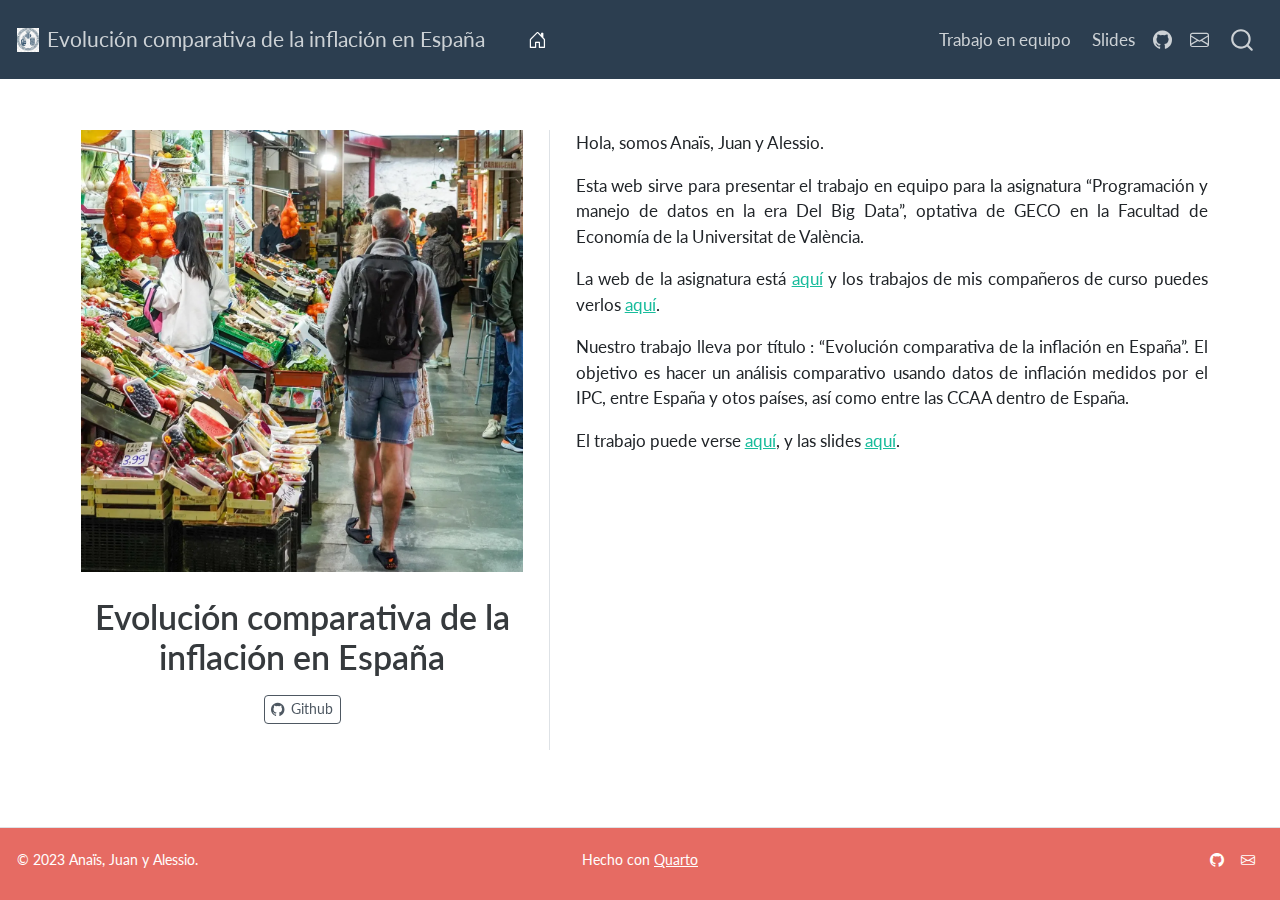
<file: docs/index.html>
<!DOCTYPE html>
<html xmlns="http://www.w3.org/1999/xhtml" lang="es" xml:lang="es"><head>

<meta charset="utf-8">
<meta name="generator" content="quarto-1.3.450">

<meta name="viewport" content="width=device-width, initial-scale=1.0, user-scalable=yes">


<title>Evolución comparativa de la inflación en España</title>
<style>
code{white-space: pre-wrap;}
span.smallcaps{font-variant: small-caps;}
div.columns{display: flex; gap: min(4vw, 1.5em);}
div.column{flex: auto; overflow-x: auto;}
div.hanging-indent{margin-left: 1.5em; text-indent: -1.5em;}
ul.task-list{list-style: none;}
ul.task-list li input[type="checkbox"] {
  width: 0.8em;
  margin: 0 0.8em 0.2em -1em; /* quarto-specific, see https://github.com/quarto-dev/quarto-cli/issues/4556 */ 
  vertical-align: middle;
}
</style>


<script src="site_libs/quarto-nav/quarto-nav.js"></script>
<script src="site_libs/quarto-nav/headroom.min.js"></script>
<script src="site_libs/clipboard/clipboard.min.js"></script>
<script src="site_libs/quarto-search/autocomplete.umd.js"></script>
<script src="site_libs/quarto-search/fuse.min.js"></script>
<script src="site_libs/quarto-search/quarto-search.js"></script>
<meta name="quarto:offset" content="./">
<link href="./imagenes/my_favicon_uv.jpeg" rel="icon" type="image/jpeg">
<script src="site_libs/quarto-html/quarto.js"></script>
<script src="site_libs/quarto-html/popper.min.js"></script>
<script src="site_libs/quarto-html/tippy.umd.min.js"></script>
<link href="site_libs/quarto-html/tippy.css" rel="stylesheet">
<link href="site_libs/quarto-html/quarto-syntax-highlighting.css" rel="stylesheet" id="quarto-text-highlighting-styles">
<script src="site_libs/bootstrap/bootstrap.min.js"></script>
<link href="site_libs/bootstrap/bootstrap-icons.css" rel="stylesheet">
<link href="site_libs/bootstrap/bootstrap.min.css" rel="stylesheet" id="quarto-bootstrap" data-mode="light">
<script id="quarto-search-options" type="application/json">{
  "location": "navbar",
  "copy-button": true,
  "collapse-after": 3,
  "panel-placement": "end",
  "type": "overlay",
  "limit": 20,
  "language": {
    "search-no-results-text": "Sin resultados",
    "search-matching-documents-text": "documentos encontrados",
    "search-copy-link-title": "Copiar el enlace en la búsqueda",
    "search-hide-matches-text": "Ocultar resultados adicionales",
    "search-more-match-text": "resultado adicional en este documento",
    "search-more-matches-text": "resultados adicionales en este documento",
    "search-clear-button-title": "Borrar",
    "search-detached-cancel-button-title": "Cancelar",
    "search-submit-button-title": "Enviar",
    "search-label": "Buscar"
  }
}</script>


<link rel="stylesheet" href="my_styles.css">
</head>

<body class="nav-fixed">

<div id="quarto-search-results"></div>
  <header id="quarto-header" class="headroom fixed-top">
    <nav class="navbar navbar-expand-lg navbar-dark ">
      <div class="navbar-container container-fluid">
      <div class="navbar-brand-container">
    <a href="./index.html" class="navbar-brand navbar-brand-logo">
    <img src="././imagenes/my_favicon_uv.jpeg " alt="" class="navbar-logo">
    </a>
    <a class="navbar-brand" href="./index.html">
    <span class="navbar-title">Evolución comparativa de la inflación en España</span>
    </a>
  </div>
            <div id="quarto-search" class="" title="Buscar"></div>
          <button class="navbar-toggler" type="button" data-bs-toggle="collapse" data-bs-target="#navbarCollapse" aria-controls="navbarCollapse" aria-expanded="false" aria-label="Navegación de palanca" onclick="if (window.quartoToggleHeadroom) { window.quartoToggleHeadroom(); }">
  <span class="navbar-toggler-icon"></span>
</button>
          <div class="collapse navbar-collapse" id="navbarCollapse">
            <ul class="navbar-nav navbar-nav-scroll me-auto">
  <li class="nav-item compact">
    <a class="nav-link active" href="./index.html" rel="" target="" aria-current="page"><i class="bi bi-house-door" role="img">
</i> 
 <span class="menu-text"></span></a>
  </li>  
</ul>
            <ul class="navbar-nav navbar-nav-scroll ms-auto">
  <li class="nav-item">
    <a class="nav-link" href="./my_trabajo_BigData.html" rel="" target="">
 <span class="menu-text">Trabajo en equipo</span></a>
  </li>  
  <li class="nav-item">
    <a class="nav-link" href="./my_slides_BigData.html" rel="" target="_blank">
 <span class="menu-text">Slides</span></a>
  </li>  
  <li class="nav-item compact">
    <a class="nav-link" href="https://github.com/aanais02" rel="" target=""><i class="bi bi-github" role="img">
</i> 
 <span class="menu-text"></span></a>
  </li>  
  <li class="nav-item compact">
    <a class="nav-link" href="mailto:arossloy@alumni.uv.es" rel="" target=""><i class="bi bi-envelope" role="img">
</i> 
 <span class="menu-text"></span></a>
  </li>  
</ul>
            <div class="quarto-navbar-tools">
</div>
          </div> <!-- /navcollapse -->
      </div> <!-- /container-fluid -->
    </nav>
</header>
<!-- content -->
<div id="quarto-content" class="quarto-container page-columns page-rows-contents page-layout-full page-navbar">
<!-- sidebar -->
<!-- margin-sidebar -->
    
<!-- main -->
<div class="quarto-about-trestles column-page">
  <div class="about-entity">
    <img src="my_foto.png" class="about-image
  rectangle " style="width: 26em;">
<header id="title-block-header" class="quarto-title-block default">
<div class="quarto-title">
<h1 class="title">Evolución comparativa de la inflación en España</h1>
</div>
<div class="quarto-title-meta">
  </div>
</header>
    <div class="about-links">
  <a href="https://github.com/aanais02" class="about-link" rel="" target="">
    <i class="bi bi-github"></i>
     <span class="about-link-text">Github</span>
  </a>
</div>
  </div>
  <div class="about-contents"><main class="content column-page" id="quarto-document-content">
<p>Hola, somos Anaïs, Juan y Alessio.</p>
<p>Esta web sirve para presentar el trabajo en equipo para la asignatura “Programación y manejo de datos en la era Del Big Data”, optativa de GECO en la Facultad de Economía de la Universitat de València.</p>
<p>La web de la asignatura está <a href="https://perezp44.github.io/intro-ds-23-24-web/" target="_blank">aquí</a> y los trabajos de mis compañeros de curso puedes verlos <a href="https://perezp44.github.io/intro-ds-23-24-web/05-trabajos-estudiantes.html" target="_blank">aquí</a>.</p>
<p>Nuestro trabajo lleva por título : “Evolución comparativa de la inflación en España”. El objetivo es hacer un análisis comparativo usando datos de inflación medidos por el IPC, entre España y otos países, así como entre las CCAA dentro de España.</p>
<p>El trabajo puede verse <a href="my_trabajo_BigData.html">aquí</a>, y las slides <a href="my_slides_BigData.html" target="_blank">aquí</a>.</p>


</main></div>
</div>
 <!-- /main -->
<script id="quarto-html-after-body" type="application/javascript">
window.document.addEventListener("DOMContentLoaded", function (event) {
  const toggleBodyColorMode = (bsSheetEl) => {
    const mode = bsSheetEl.getAttribute("data-mode");
    const bodyEl = window.document.querySelector("body");
    if (mode === "dark") {
      bodyEl.classList.add("quarto-dark");
      bodyEl.classList.remove("quarto-light");
    } else {
      bodyEl.classList.add("quarto-light");
      bodyEl.classList.remove("quarto-dark");
    }
  }
  const toggleBodyColorPrimary = () => {
    const bsSheetEl = window.document.querySelector("link#quarto-bootstrap");
    if (bsSheetEl) {
      toggleBodyColorMode(bsSheetEl);
    }
  }
  toggleBodyColorPrimary();  
  const isCodeAnnotation = (el) => {
    for (const clz of el.classList) {
      if (clz.startsWith('code-annotation-')) {                     
        return true;
      }
    }
    return false;
  }
  const clipboard = new window.ClipboardJS('.code-copy-button', {
    text: function(trigger) {
      const codeEl = trigger.previousElementSibling.cloneNode(true);
      for (const childEl of codeEl.children) {
        if (isCodeAnnotation(childEl)) {
          childEl.remove();
        }
      }
      return codeEl.innerText;
    }
  });
  clipboard.on('success', function(e) {
    // button target
    const button = e.trigger;
    // don't keep focus
    button.blur();
    // flash "checked"
    button.classList.add('code-copy-button-checked');
    var currentTitle = button.getAttribute("title");
    button.setAttribute("title", "Copiado");
    let tooltip;
    if (window.bootstrap) {
      button.setAttribute("data-bs-toggle", "tooltip");
      button.setAttribute("data-bs-placement", "left");
      button.setAttribute("data-bs-title", "Copiado");
      tooltip = new bootstrap.Tooltip(button, 
        { trigger: "manual", 
          customClass: "code-copy-button-tooltip",
          offset: [0, -8]});
      tooltip.show();    
    }
    setTimeout(function() {
      if (tooltip) {
        tooltip.hide();
        button.removeAttribute("data-bs-title");
        button.removeAttribute("data-bs-toggle");
        button.removeAttribute("data-bs-placement");
      }
      button.setAttribute("title", currentTitle);
      button.classList.remove('code-copy-button-checked');
    }, 1000);
    // clear code selection
    e.clearSelection();
  });
  function tippyHover(el, contentFn) {
    const config = {
      allowHTML: true,
      content: contentFn,
      maxWidth: 500,
      delay: 100,
      arrow: false,
      appendTo: function(el) {
          return el.parentElement;
      },
      interactive: true,
      interactiveBorder: 10,
      theme: 'quarto',
      placement: 'bottom-start'
    };
    window.tippy(el, config); 
  }
  const noterefs = window.document.querySelectorAll('a[role="doc-noteref"]');
  for (var i=0; i<noterefs.length; i++) {
    const ref = noterefs[i];
    tippyHover(ref, function() {
      // use id or data attribute instead here
      let href = ref.getAttribute('data-footnote-href') || ref.getAttribute('href');
      try { href = new URL(href).hash; } catch {}
      const id = href.replace(/^#\/?/, "");
      const note = window.document.getElementById(id);
      return note.innerHTML;
    });
  }
      let selectedAnnoteEl;
      const selectorForAnnotation = ( cell, annotation) => {
        let cellAttr = 'data-code-cell="' + cell + '"';
        let lineAttr = 'data-code-annotation="' +  annotation + '"';
        const selector = 'span[' + cellAttr + '][' + lineAttr + ']';
        return selector;
      }
      const selectCodeLines = (annoteEl) => {
        const doc = window.document;
        const targetCell = annoteEl.getAttribute("data-target-cell");
        const targetAnnotation = annoteEl.getAttribute("data-target-annotation");
        const annoteSpan = window.document.querySelector(selectorForAnnotation(targetCell, targetAnnotation));
        const lines = annoteSpan.getAttribute("data-code-lines").split(",");
        const lineIds = lines.map((line) => {
          return targetCell + "-" + line;
        })
        let top = null;
        let height = null;
        let parent = null;
        if (lineIds.length > 0) {
            //compute the position of the single el (top and bottom and make a div)
            const el = window.document.getElementById(lineIds[0]);
            top = el.offsetTop;
            height = el.offsetHeight;
            parent = el.parentElement.parentElement;
          if (lineIds.length > 1) {
            const lastEl = window.document.getElementById(lineIds[lineIds.length - 1]);
            const bottom = lastEl.offsetTop + lastEl.offsetHeight;
            height = bottom - top;
          }
          if (top !== null && height !== null && parent !== null) {
            // cook up a div (if necessary) and position it 
            let div = window.document.getElementById("code-annotation-line-highlight");
            if (div === null) {
              div = window.document.createElement("div");
              div.setAttribute("id", "code-annotation-line-highlight");
              div.style.position = 'absolute';
              parent.appendChild(div);
            }
            div.style.top = top - 2 + "px";
            div.style.height = height + 4 + "px";
            let gutterDiv = window.document.getElementById("code-annotation-line-highlight-gutter");
            if (gutterDiv === null) {
              gutterDiv = window.document.createElement("div");
              gutterDiv.setAttribute("id", "code-annotation-line-highlight-gutter");
              gutterDiv.style.position = 'absolute';
              const codeCell = window.document.getElementById(targetCell);
              const gutter = codeCell.querySelector('.code-annotation-gutter');
              gutter.appendChild(gutterDiv);
            }
            gutterDiv.style.top = top - 2 + "px";
            gutterDiv.style.height = height + 4 + "px";
          }
          selectedAnnoteEl = annoteEl;
        }
      };
      const unselectCodeLines = () => {
        const elementsIds = ["code-annotation-line-highlight", "code-annotation-line-highlight-gutter"];
        elementsIds.forEach((elId) => {
          const div = window.document.getElementById(elId);
          if (div) {
            div.remove();
          }
        });
        selectedAnnoteEl = undefined;
      };
      // Attach click handler to the DT
      const annoteDls = window.document.querySelectorAll('dt[data-target-cell]');
      for (const annoteDlNode of annoteDls) {
        annoteDlNode.addEventListener('click', (event) => {
          const clickedEl = event.target;
          if (clickedEl !== selectedAnnoteEl) {
            unselectCodeLines();
            const activeEl = window.document.querySelector('dt[data-target-cell].code-annotation-active');
            if (activeEl) {
              activeEl.classList.remove('code-annotation-active');
            }
            selectCodeLines(clickedEl);
            clickedEl.classList.add('code-annotation-active');
          } else {
            // Unselect the line
            unselectCodeLines();
            clickedEl.classList.remove('code-annotation-active');
          }
        });
      }
  const findCites = (el) => {
    const parentEl = el.parentElement;
    if (parentEl) {
      const cites = parentEl.dataset.cites;
      if (cites) {
        return {
          el,
          cites: cites.split(' ')
        };
      } else {
        return findCites(el.parentElement)
      }
    } else {
      return undefined;
    }
  };
  var bibliorefs = window.document.querySelectorAll('a[role="doc-biblioref"]');
  for (var i=0; i<bibliorefs.length; i++) {
    const ref = bibliorefs[i];
    const citeInfo = findCites(ref);
    if (citeInfo) {
      tippyHover(citeInfo.el, function() {
        var popup = window.document.createElement('div');
        citeInfo.cites.forEach(function(cite) {
          var citeDiv = window.document.createElement('div');
          citeDiv.classList.add('hanging-indent');
          citeDiv.classList.add('csl-entry');
          var biblioDiv = window.document.getElementById('ref-' + cite);
          if (biblioDiv) {
            citeDiv.innerHTML = biblioDiv.innerHTML;
          }
          popup.appendChild(citeDiv);
        });
        return popup.innerHTML;
      });
    }
  }
});
</script>
</div> <!-- /content -->
<footer class="footer">
  <div class="nav-footer">
    <div class="nav-footer-left">© 2023 Anaïs, Juan y Alessio.</div>   
    <div class="nav-footer-center">Hecho con <a href="https://quarto.org">Quarto</a></div>
    <div class="nav-footer-right">
      <ul class="footer-items list-unstyled">
    <li class="nav-item compact">
    <a class="nav-link" href="https://github.com/<aanais02-github>">
      <i class="bi bi-github" role="img">
</i> 
    </a>
  </li>  
    <li class="nav-item compact">
    <a class="nav-link" href="./arossloy@alumni.uv.es">
      <i class="bi bi-envelope" role="img">
</i> 
    </a>
  </li>  
</ul>
    </div>
  </div>
</footer>



</body></html>
</file>
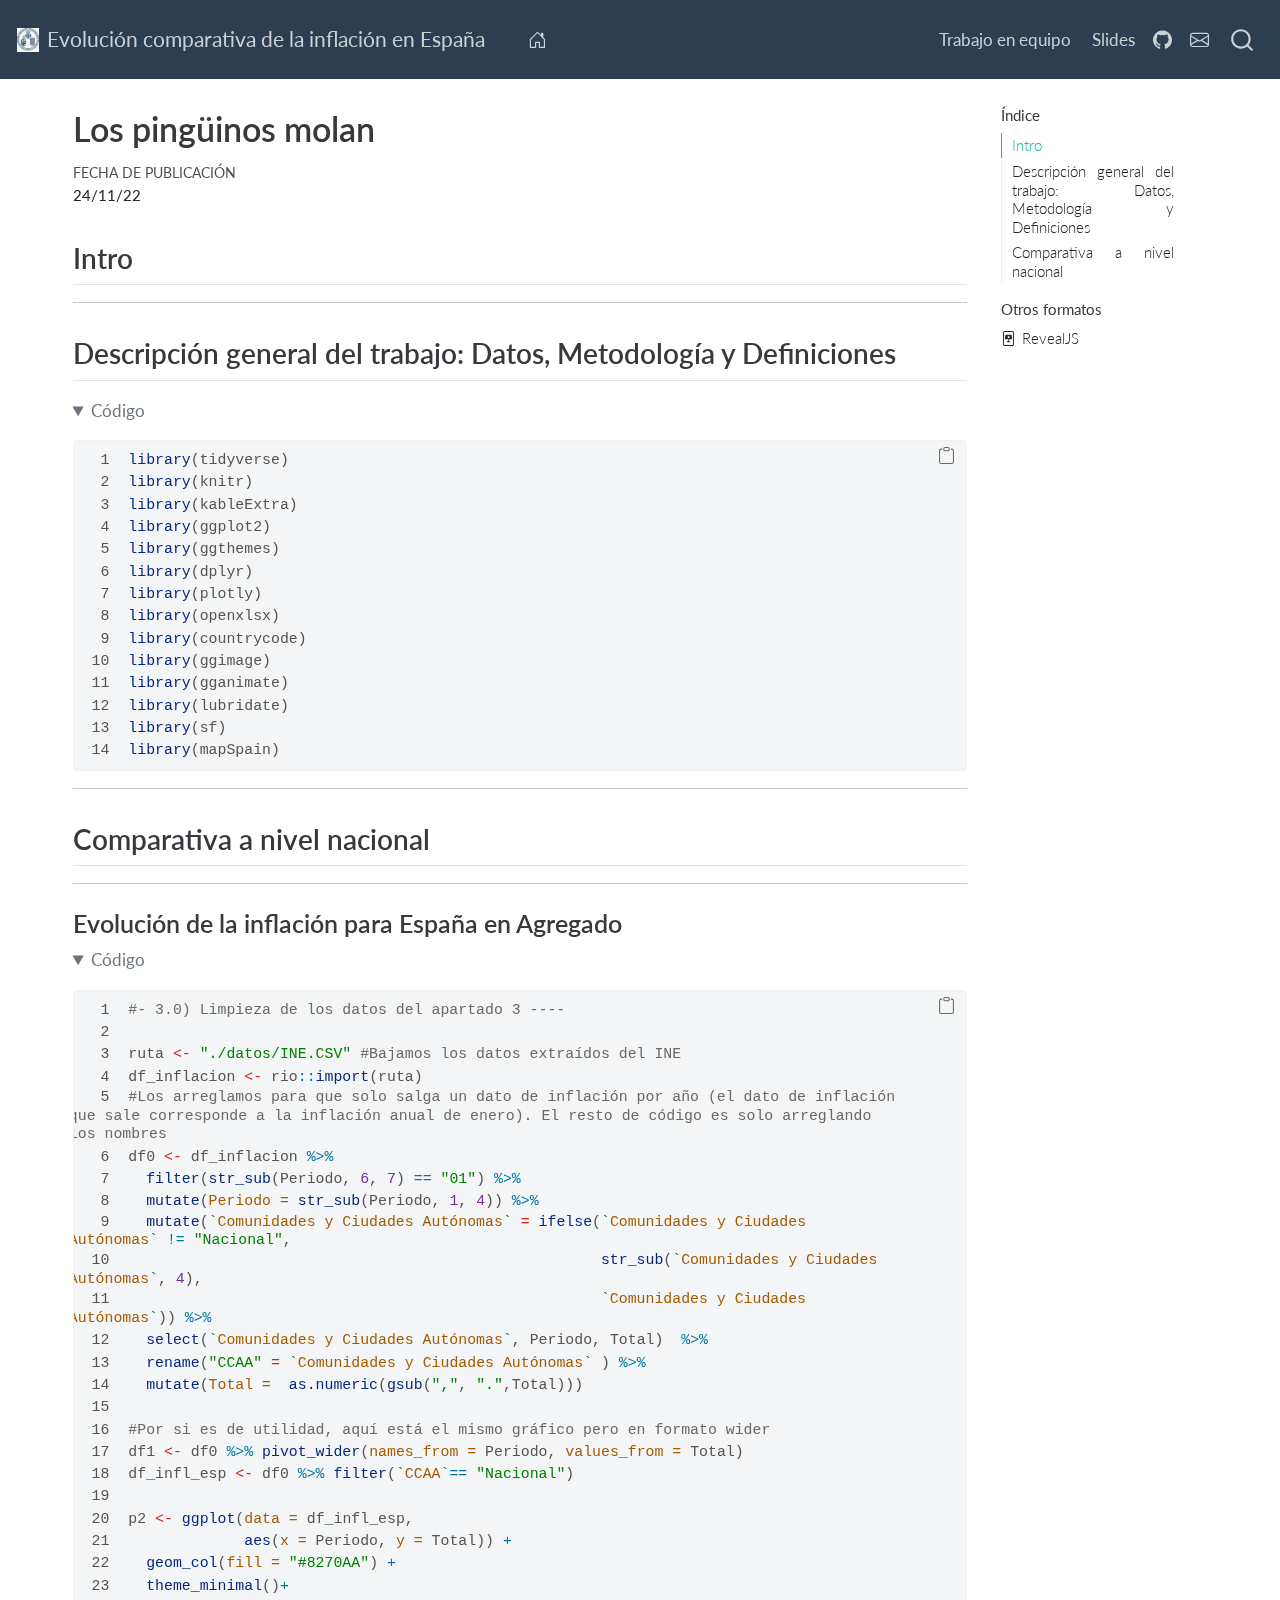
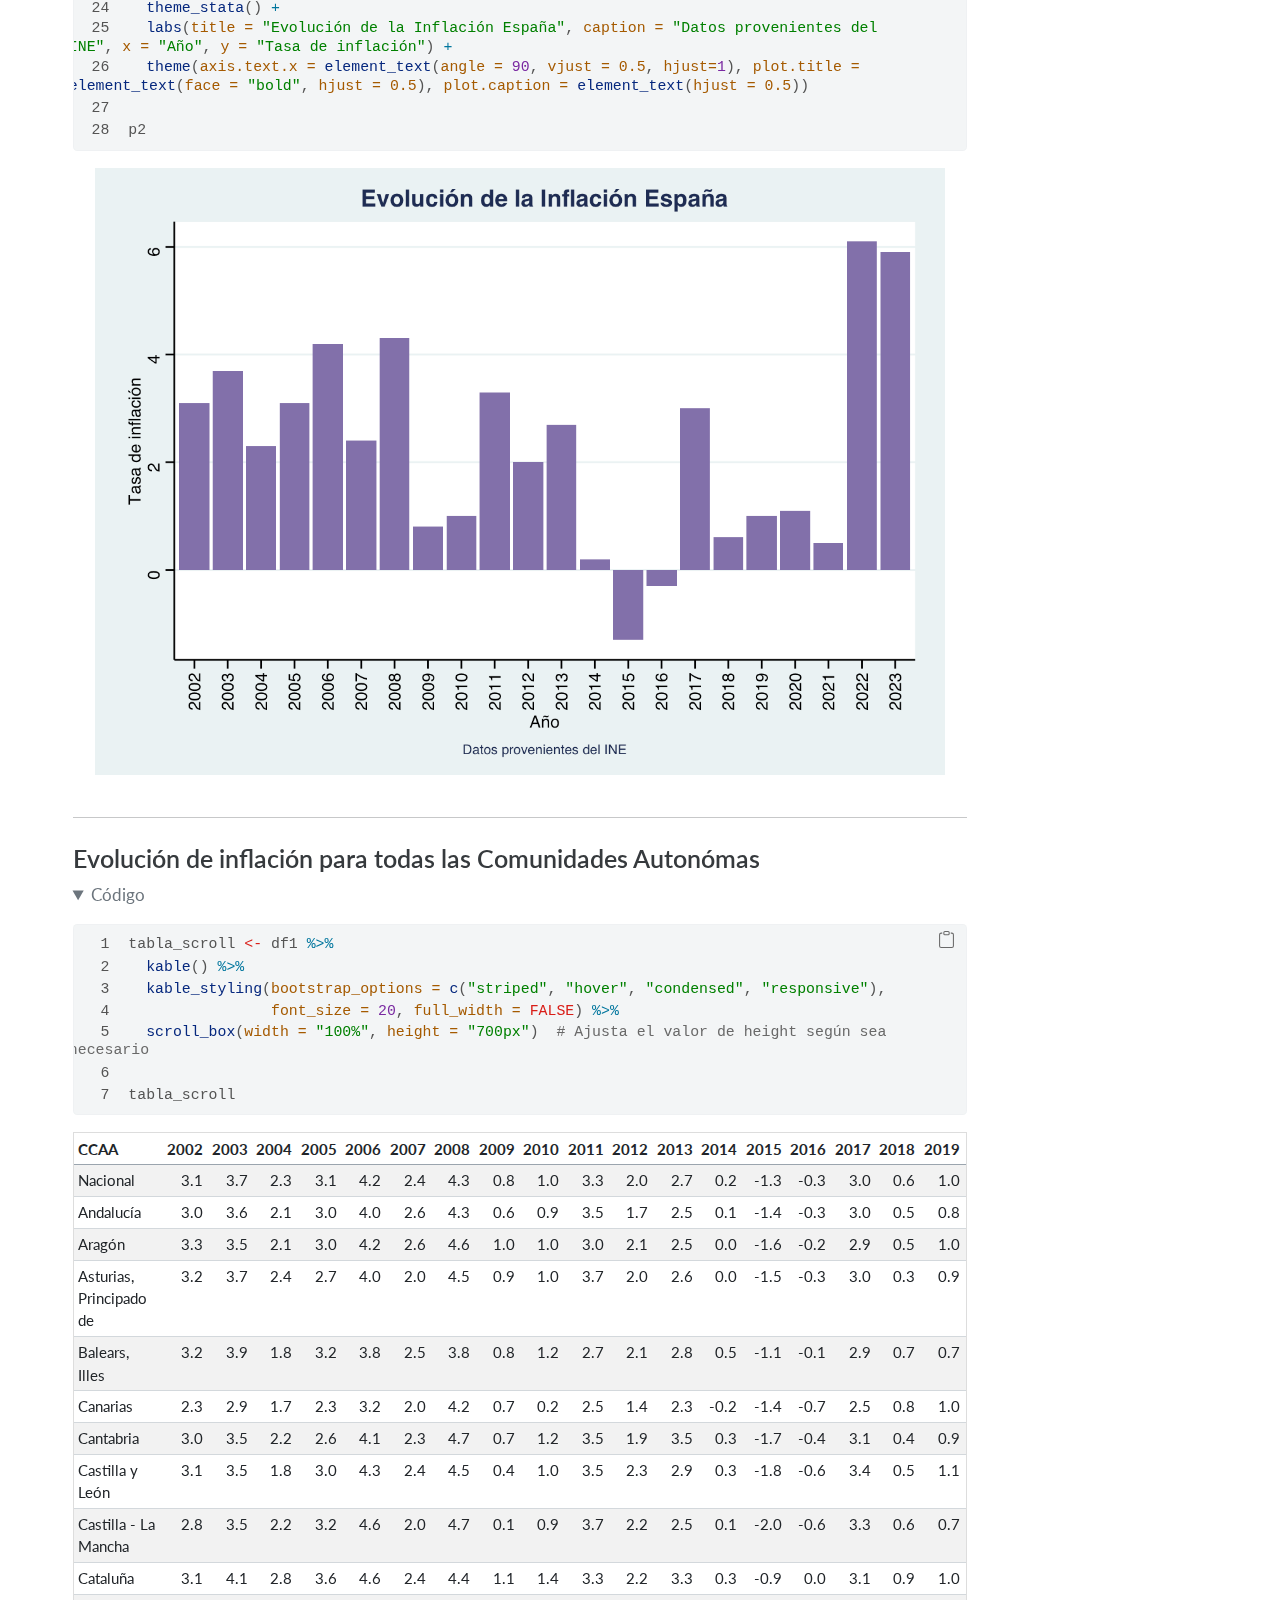
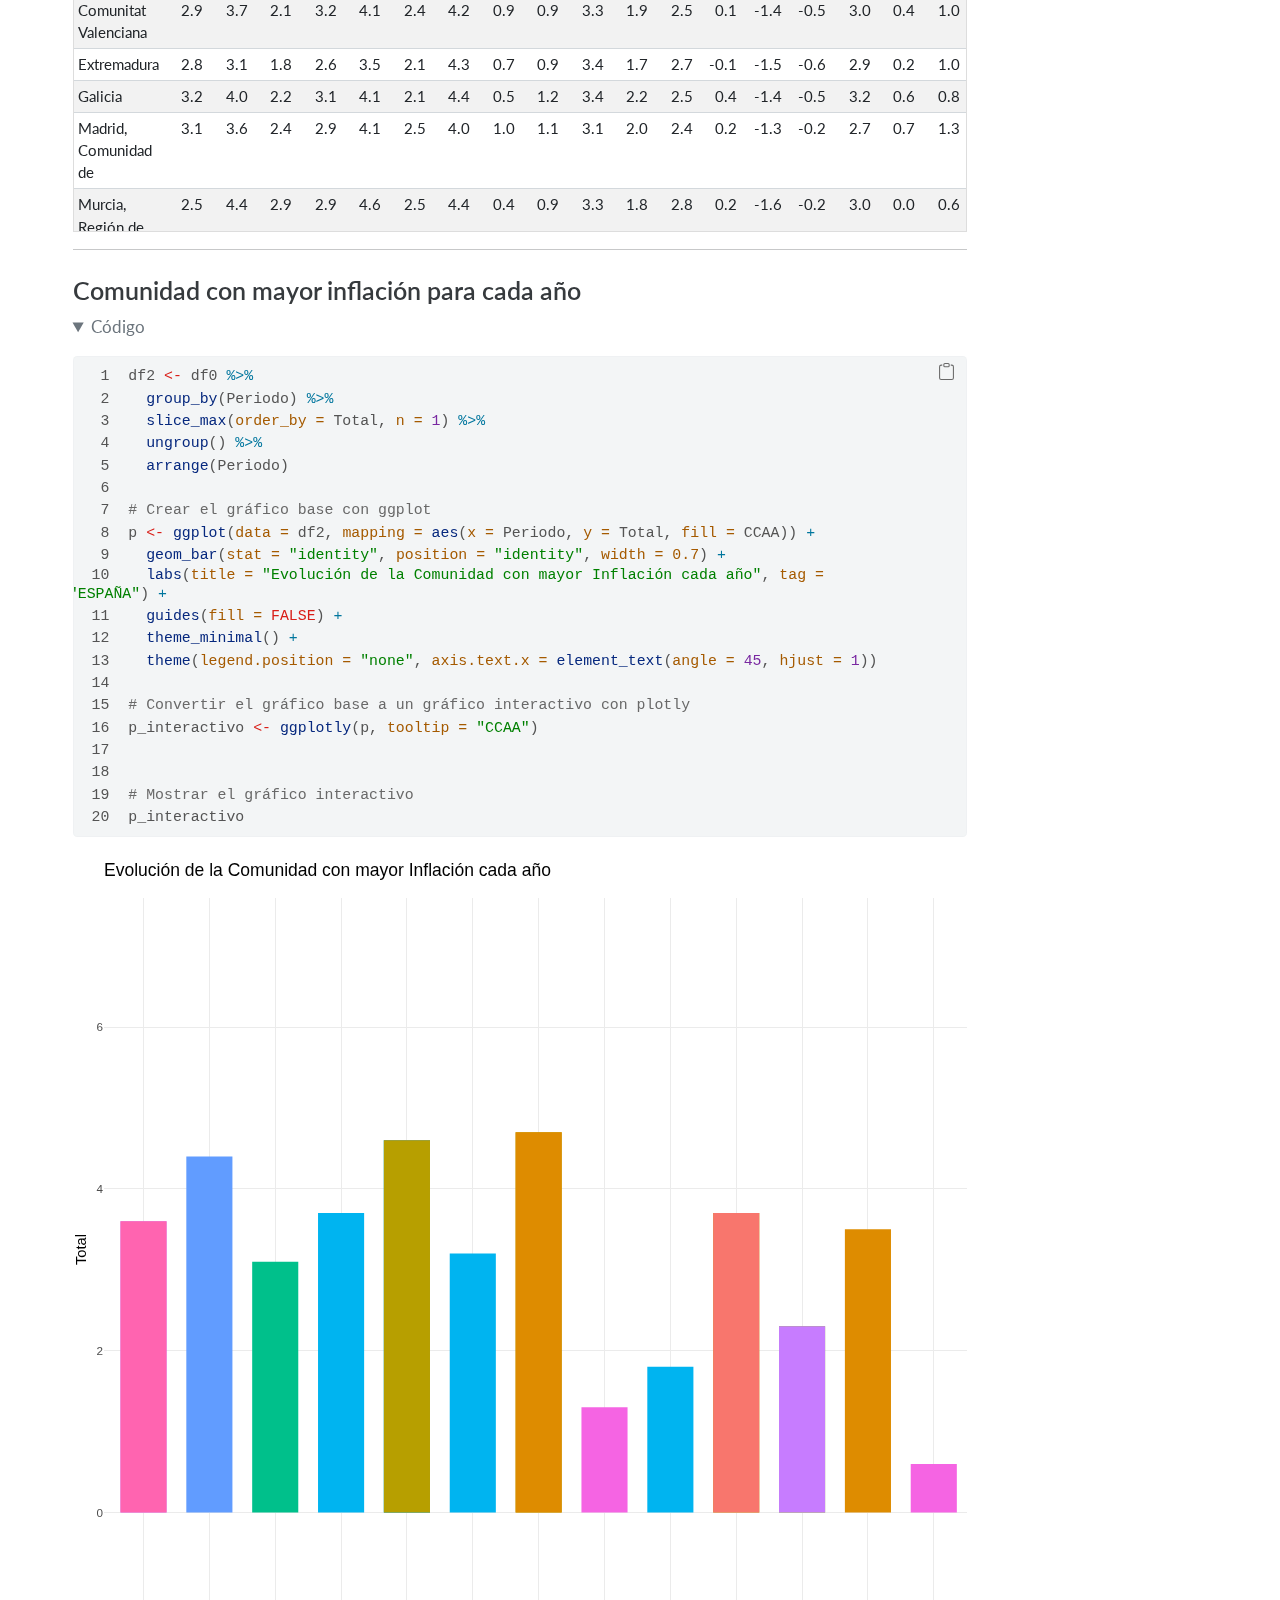
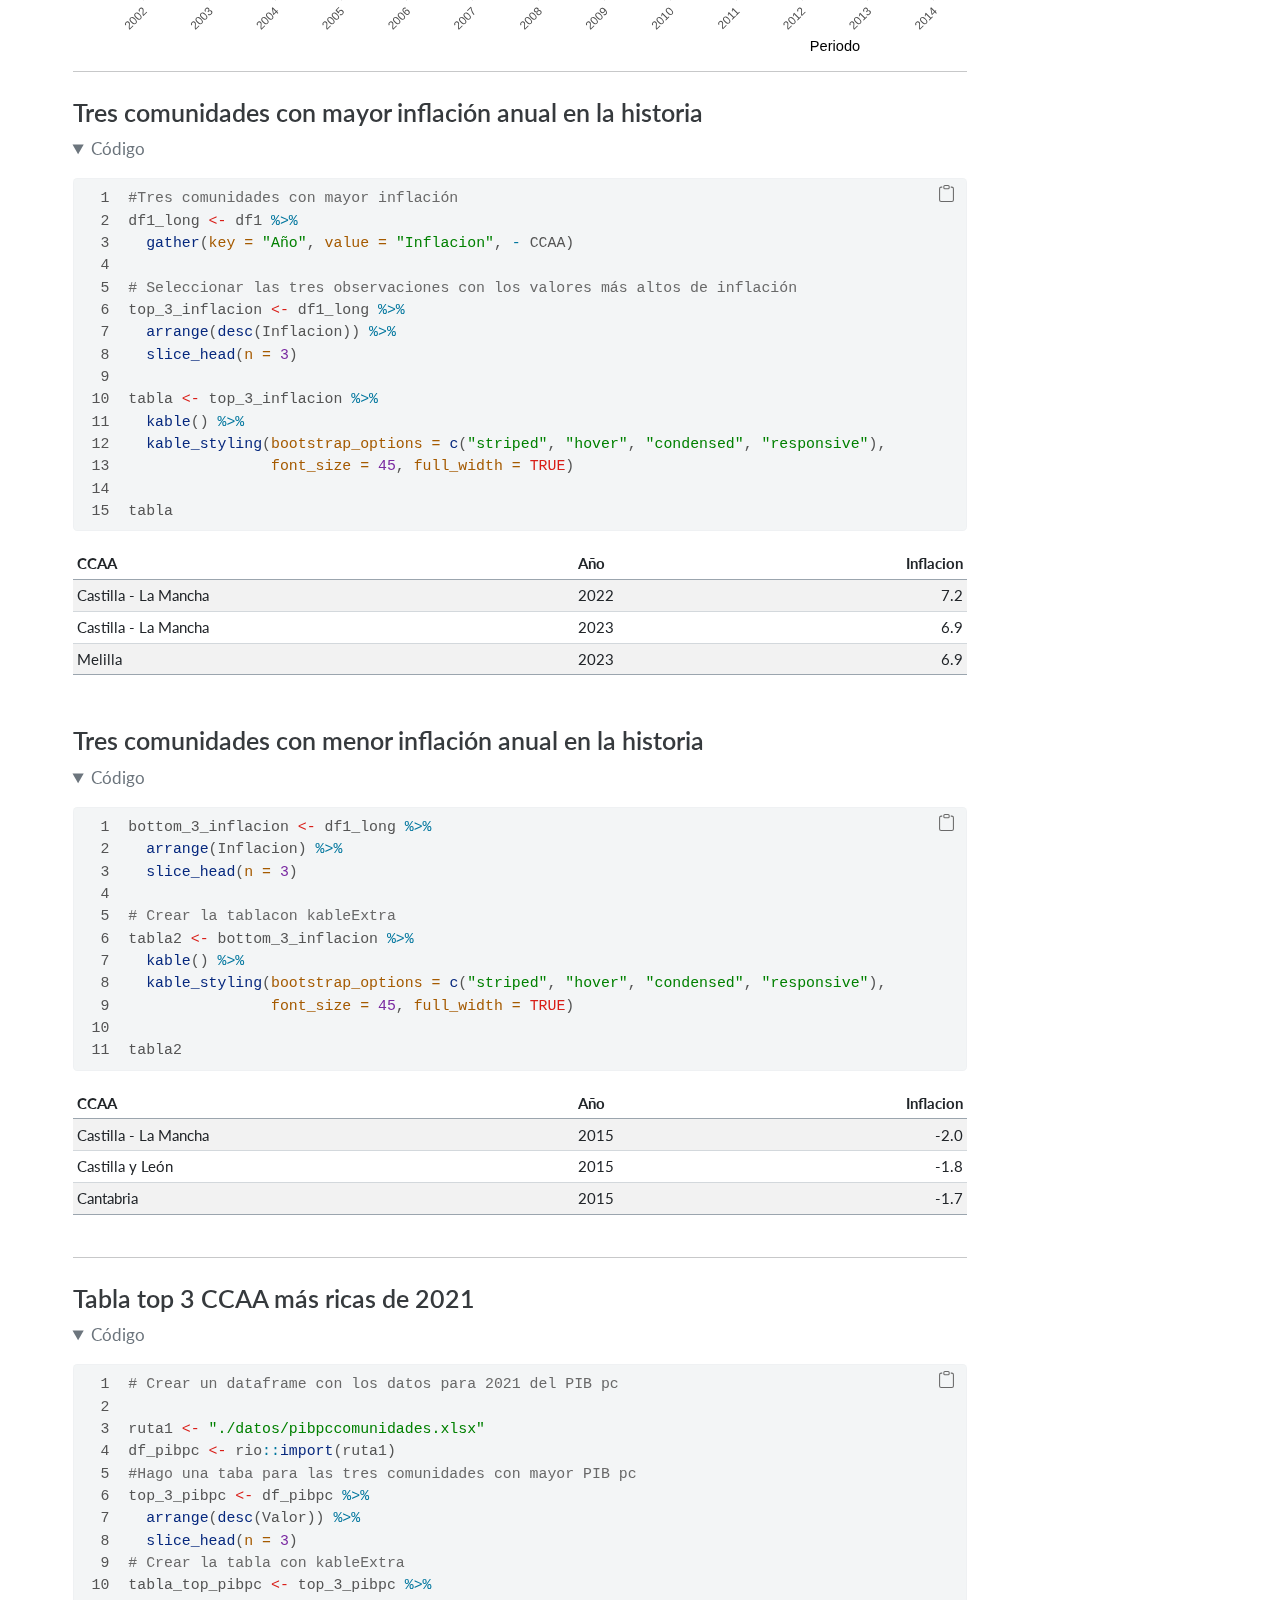
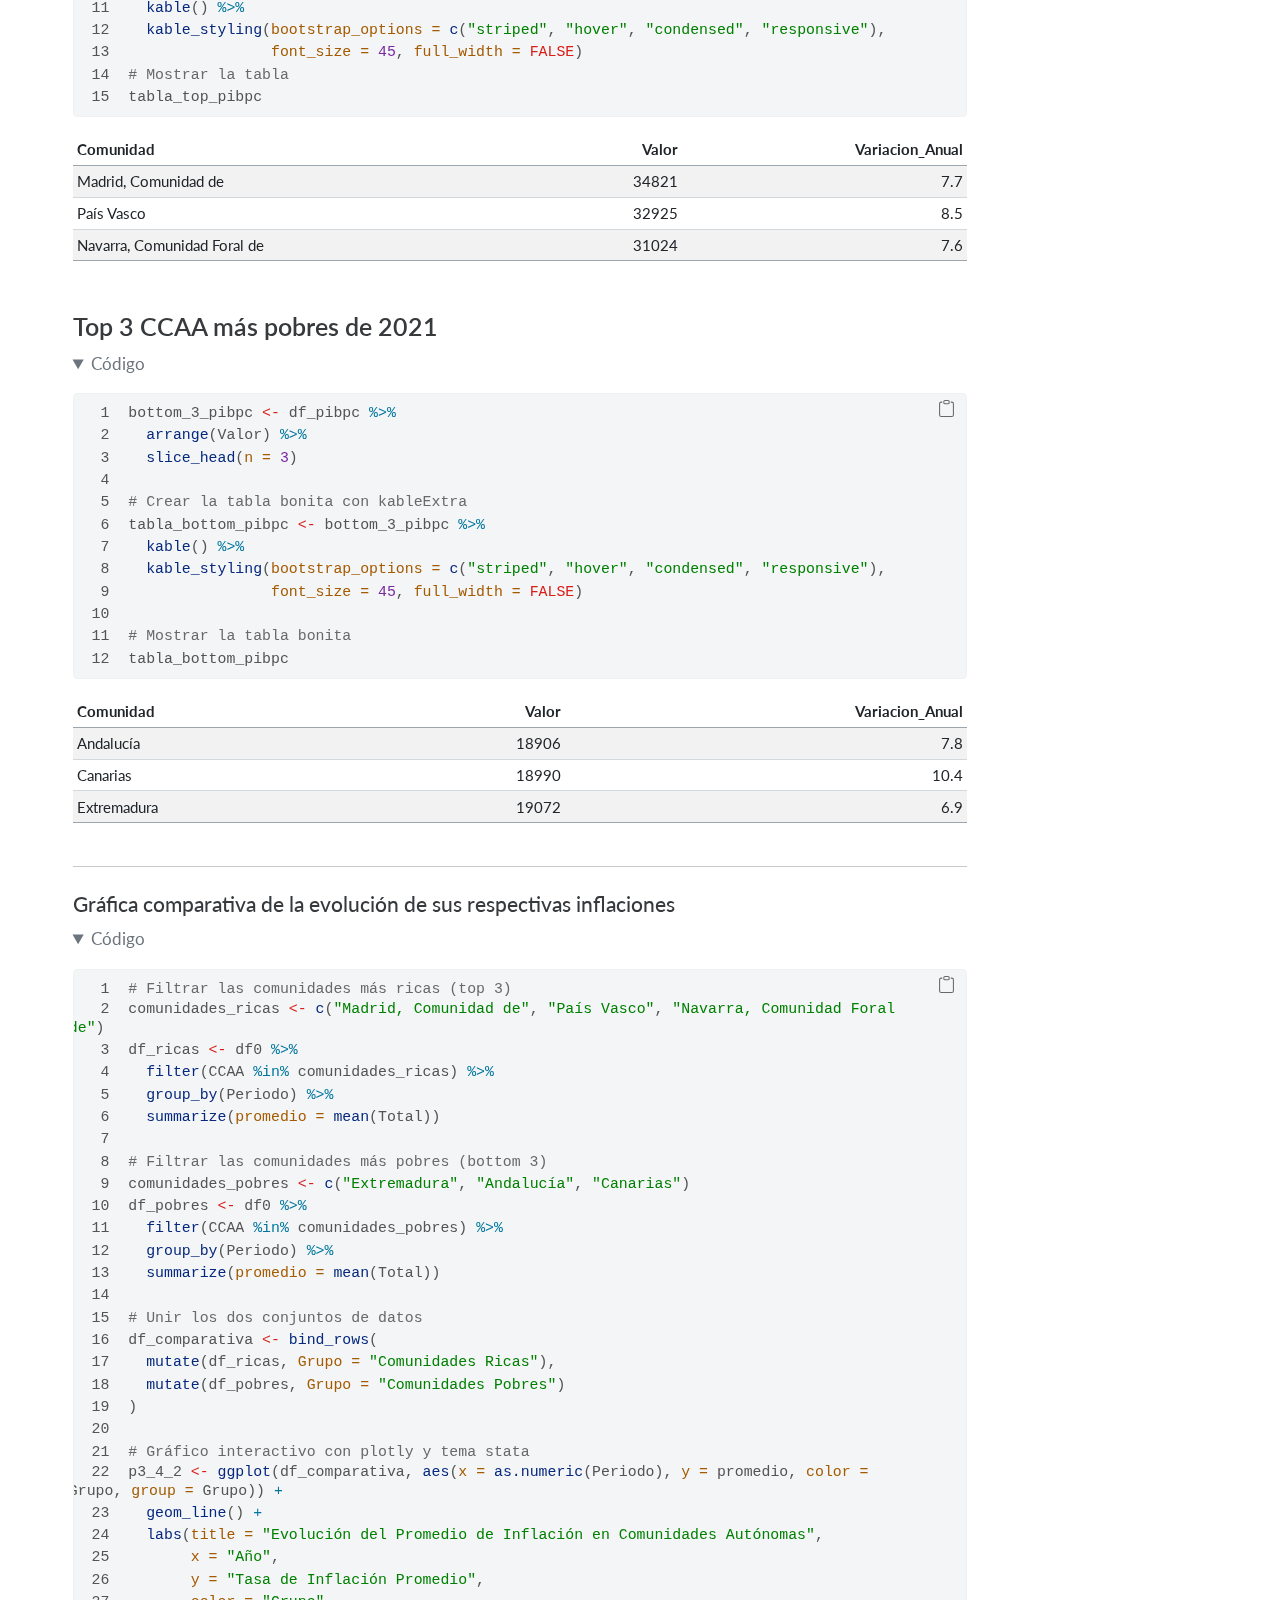
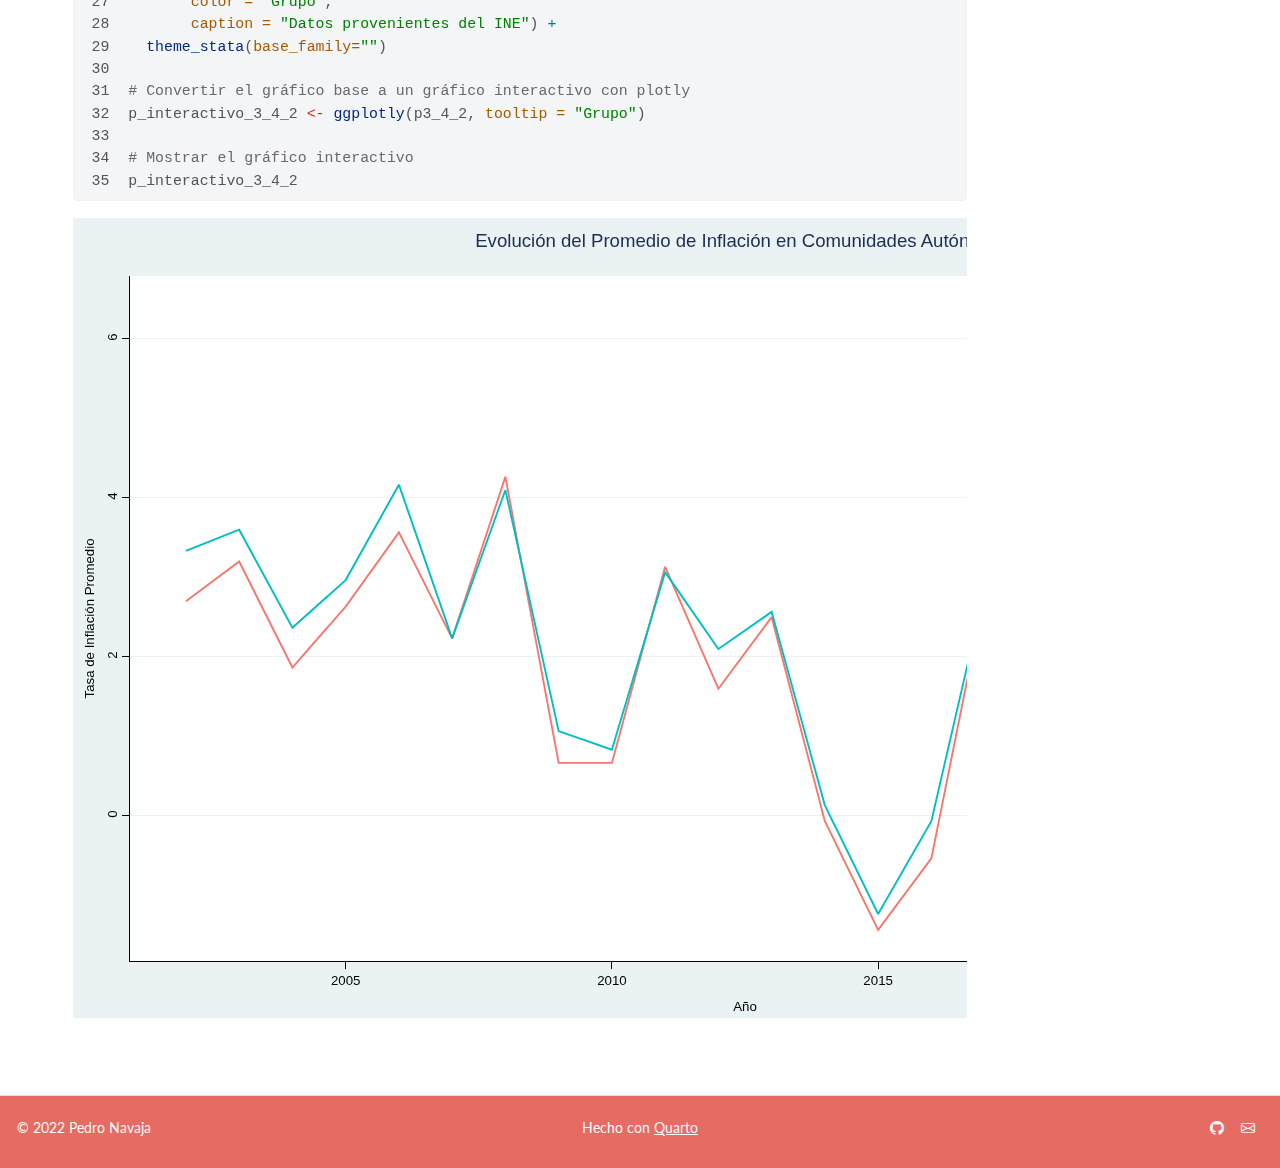
<file: docs/juan_slides.html>
<!DOCTYPE html>
<html xmlns="http://www.w3.org/1999/xhtml" lang="es" xml:lang="es"><head>

<meta charset="utf-8">
<meta name="generator" content="quarto-1.3.450">

<meta name="viewport" content="width=device-width, initial-scale=1.0, user-scalable=yes">


<title>Evolución comparativa de la inflación en España - Los pingüinos molan</title>
<style>
code{white-space: pre-wrap;}
span.smallcaps{font-variant: small-caps;}
div.columns{display: flex; gap: min(4vw, 1.5em);}
div.column{flex: auto; overflow-x: auto;}
div.hanging-indent{margin-left: 1.5em; text-indent: -1.5em;}
ul.task-list{list-style: none;}
ul.task-list li input[type="checkbox"] {
  width: 0.8em;
  margin: 0 0.8em 0.2em -1em; /* quarto-specific, see https://github.com/quarto-dev/quarto-cli/issues/4556 */ 
  vertical-align: middle;
}
/* CSS for syntax highlighting */
pre > code.sourceCode { white-space: pre; position: relative; }
pre > code.sourceCode > span { display: inline-block; line-height: 1.25; }
pre > code.sourceCode > span:empty { height: 1.2em; }
.sourceCode { overflow: visible; }
code.sourceCode > span { color: inherit; text-decoration: inherit; }
div.sourceCode { margin: 1em 0; }
pre.sourceCode { margin: 0; }
@media screen {
div.sourceCode { overflow: auto; }
}
@media print {
pre > code.sourceCode { white-space: pre-wrap; }
pre > code.sourceCode > span { text-indent: -5em; padding-left: 5em; }
}
pre.numberSource code
  { counter-reset: source-line 0; }
pre.numberSource code > span
  { position: relative; left: -4em; counter-increment: source-line; }
pre.numberSource code > span > a:first-child::before
  { content: counter(source-line);
    position: relative; left: -1em; text-align: right; vertical-align: baseline;
    border: none; display: inline-block;
    -webkit-touch-callout: none; -webkit-user-select: none;
    -khtml-user-select: none; -moz-user-select: none;
    -ms-user-select: none; user-select: none;
    padding: 0 4px; width: 4em;
  }
pre.numberSource { margin-left: 3em;  padding-left: 4px; }
div.sourceCode
  {   }
@media screen {
pre > code.sourceCode > span > a:first-child::before { text-decoration: underline; }
}
</style>


<script src="site_libs/quarto-nav/quarto-nav.js"></script>
<script src="site_libs/quarto-nav/headroom.min.js"></script>
<script src="site_libs/clipboard/clipboard.min.js"></script>
<script src="site_libs/quarto-search/autocomplete.umd.js"></script>
<script src="site_libs/quarto-search/fuse.min.js"></script>
<script src="site_libs/quarto-search/quarto-search.js"></script>
<meta name="quarto:offset" content="./">
<link href="./imagenes/my_favicon_uv.jpeg" rel="icon" type="image/jpeg">
<script src="site_libs/quarto-html/quarto.js"></script>
<script src="site_libs/quarto-html/popper.min.js"></script>
<script src="site_libs/quarto-html/tippy.umd.min.js"></script>
<script src="site_libs/quarto-html/anchor.min.js"></script>
<link href="site_libs/quarto-html/tippy.css" rel="stylesheet">
<link href="site_libs/quarto-html/quarto-syntax-highlighting.css" rel="stylesheet" id="quarto-text-highlighting-styles">
<script src="site_libs/bootstrap/bootstrap.min.js"></script>
<link href="site_libs/bootstrap/bootstrap-icons.css" rel="stylesheet">
<link href="site_libs/bootstrap/bootstrap.min.css" rel="stylesheet" id="quarto-bootstrap" data-mode="light">
<script id="quarto-search-options" type="application/json">{
  "location": "navbar",
  "copy-button": true,
  "collapse-after": 3,
  "panel-placement": "end",
  "type": "overlay",
  "limit": 20,
  "language": {
    "search-no-results-text": "Sin resultados",
    "search-matching-documents-text": "documentos encontrados",
    "search-copy-link-title": "Copiar el enlace en la búsqueda",
    "search-hide-matches-text": "Ocultar resultados adicionales",
    "search-more-match-text": "resultado adicional en este documento",
    "search-more-matches-text": "resultados adicionales en este documento",
    "search-clear-button-title": "Borrar",
    "search-detached-cancel-button-title": "Cancelar",
    "search-submit-button-title": "Enviar",
    "search-label": "Buscar"
  }
}</script>

<script src="site_libs/kePrint-0.0.1/kePrint.js"></script>
<link href="site_libs/lightable-0.0.1/lightable.css" rel="stylesheet">
<script src="site_libs/htmlwidgets-1.6.3/htmlwidgets.js"></script>
<script src="site_libs/plotly-binding-4.10.3/plotly.js"></script>
<script src="site_libs/typedarray-0.1/typedarray.min.js"></script>
<script src="site_libs/jquery-3.5.1/jquery.min.js"></script>
<link href="site_libs/crosstalk-1.2.1/css/crosstalk.min.css" rel="stylesheet">
<script src="site_libs/crosstalk-1.2.1/js/crosstalk.min.js"></script>
<link href="site_libs/plotly-htmlwidgets-css-2.11.1/plotly-htmlwidgets.css" rel="stylesheet">
<script src="site_libs/plotly-main-2.11.1/plotly-latest.min.js"></script>


<link rel="stylesheet" href="my_styles.css">
</head>

<body class="nav-fixed">

<div id="quarto-search-results"></div>
  <header id="quarto-header" class="headroom fixed-top">
    <nav class="navbar navbar-expand-lg navbar-dark ">
      <div class="navbar-container container-fluid">
      <div class="navbar-brand-container">
    <a href="./index.html" class="navbar-brand navbar-brand-logo">
    <img src="././imagenes/my_favicon_uv.jpeg " alt="" class="navbar-logo">
    </a>
    <a class="navbar-brand" href="./index.html">
    <span class="navbar-title">Evolución comparativa de la inflación en España</span>
    </a>
  </div>
            <div id="quarto-search" class="" title="Buscar"></div>
          <button class="navbar-toggler" type="button" data-bs-toggle="collapse" data-bs-target="#navbarCollapse" aria-controls="navbarCollapse" aria-expanded="false" aria-label="Navegación de palanca" onclick="if (window.quartoToggleHeadroom) { window.quartoToggleHeadroom(); }">
  <span class="navbar-toggler-icon"></span>
</button>
          <div class="collapse navbar-collapse" id="navbarCollapse">
            <ul class="navbar-nav navbar-nav-scroll me-auto">
  <li class="nav-item compact">
    <a class="nav-link" href="./index.html" rel="" target=""><i class="bi bi-house-door" role="img">
</i> 
 <span class="menu-text"></span></a>
  </li>  
</ul>
            <ul class="navbar-nav navbar-nav-scroll ms-auto">
  <li class="nav-item">
    <a class="nav-link" href="./my_trabajo_BigData.html" rel="" target="">
 <span class="menu-text">Trabajo en equipo</span></a>
  </li>  
  <li class="nav-item">
    <a class="nav-link" href="./my_slides_BigData.html" rel="" target="_blank">
 <span class="menu-text">Slides</span></a>
  </li>  
  <li class="nav-item compact">
    <a class="nav-link" href="https://github.com/" rel="" target=""><i class="bi bi-github" role="img">
</i> 
 <span class="menu-text"></span></a>
  </li>  
  <li class="nav-item compact">
    <a class="nav-link" href="mailto:tu-mail@alumni.uv.es" rel="" target=""><i class="bi bi-envelope" role="img">
</i> 
 <span class="menu-text"></span></a>
  </li>  
</ul>
            <div class="quarto-navbar-tools">
</div>
          </div> <!-- /navcollapse -->
      </div> <!-- /container-fluid -->
    </nav>
</header>
<!-- content -->
<div id="quarto-content" class="quarto-container page-columns page-rows-contents page-layout-full page-navbar">
<!-- sidebar -->
<!-- margin-sidebar -->
    <div id="quarto-margin-sidebar" class="sidebar margin-sidebar">
        <nav id="TOC" role="doc-toc" class="toc-active">
    <h2 id="toc-title">Índice</h2>
   
  <ul>
  <li><a href="#intro" id="toc-intro" class="nav-link active" data-scroll-target="#intro">Intro</a></li>
  <li><a href="#descripción-general-del-trabajo-datos-metodología-y-definiciones" id="toc-descripción-general-del-trabajo-datos-metodología-y-definiciones" class="nav-link" data-scroll-target="#descripción-general-del-trabajo-datos-metodología-y-definiciones">Descripción general del trabajo: Datos, Metodología y Definiciones</a></li>
  <li><a href="#comparativa-a-nivel-nacional" id="toc-comparativa-a-nivel-nacional" class="nav-link" data-scroll-target="#comparativa-a-nivel-nacional">Comparativa a nivel nacional</a>
  <ul class="collapse">
  <li><a href="#evolución-de-la-inflación-para-españa-en-agregado" id="toc-evolución-de-la-inflación-para-españa-en-agregado" class="nav-link" data-scroll-target="#evolución-de-la-inflación-para-españa-en-agregado">Evolución de la inflación para España en Agregado</a></li>
  <li><a href="#evolución-de-inflación-para-todas-las-comunidades-autonómas" id="toc-evolución-de-inflación-para-todas-las-comunidades-autonómas" class="nav-link" data-scroll-target="#evolución-de-inflación-para-todas-las-comunidades-autonómas">Evolución de inflación para todas las Comunidades Autonómas</a></li>
  <li><a href="#comunidad-con-mayor-inflación-para-cada-año" id="toc-comunidad-con-mayor-inflación-para-cada-año" class="nav-link" data-scroll-target="#comunidad-con-mayor-inflación-para-cada-año">Comunidad con mayor inflación para cada año</a></li>
  <li><a href="#tres-comunidades-con-mayor-inflación-anual-en-la-historia" id="toc-tres-comunidades-con-mayor-inflación-anual-en-la-historia" class="nav-link" data-scroll-target="#tres-comunidades-con-mayor-inflación-anual-en-la-historia">Tres comunidades con mayor inflación anual en la historia</a></li>
  <li><a href="#tres-comunidades-con-menor-inflación-anual-en-la-historia" id="toc-tres-comunidades-con-menor-inflación-anual-en-la-historia" class="nav-link" data-scroll-target="#tres-comunidades-con-menor-inflación-anual-en-la-historia">Tres comunidades con menor inflación anual en la historia</a></li>
  <li><a href="#tabla-top-3-ccaa-más-ricas-de-2021" id="toc-tabla-top-3-ccaa-más-ricas-de-2021" class="nav-link" data-scroll-target="#tabla-top-3-ccaa-más-ricas-de-2021">Tabla top 3 CCAA más ricas de 2021</a></li>
  <li><a href="#top-3-ccaa-más-pobres-de-2021" id="toc-top-3-ccaa-más-pobres-de-2021" class="nav-link" data-scroll-target="#top-3-ccaa-más-pobres-de-2021">Top 3 CCAA más pobres de 2021</a></li>
  </ul></li>
  </ul>
<div class="quarto-alternate-formats"><h2>Otros formatos</h2><ul><li><a href="juan_slides.html"><i class="bi bi-file-slides"></i>RevealJS</a></li></ul></div></nav>
    </div>
<!-- main -->
<main class="content column-page-left" id="quarto-document-content">

<header id="title-block-header" class="quarto-title-block default">
<div class="quarto-title">
<h1 class="title">Los pingüinos molan</h1>
</div>



<div class="quarto-title-meta">

    
    <div>
    <div class="quarto-title-meta-heading">Fecha de publicación</div>
    <div class="quarto-title-meta-contents">
      <p class="date">24/11/22</p>
    </div>
  </div>
  
    
  </div>
  

</header>

<section id="intro" class="level2">
<h2 class="anchored" data-anchor-id="intro">Intro</h2>
<hr>
</section>
<section id="descripción-general-del-trabajo-datos-metodología-y-definiciones" class="level2">
<h2 class="anchored" data-anchor-id="descripción-general-del-trabajo-datos-metodología-y-definiciones">Descripción general del trabajo: Datos, Metodología y Definiciones</h2>
<div class="cell" data-layout-align="center">
<details open="">
<summary>Código</summary>
<div class="sourceCode cell-code" id="cb1"><pre class="sourceCode numberSource r number-lines code-with-copy"><code class="sourceCode r"><span id="cb1-1"><a href="#cb1-1"></a><span class="fu">library</span>(tidyverse)</span>
<span id="cb1-2"><a href="#cb1-2"></a><span class="fu">library</span>(knitr)</span>
<span id="cb1-3"><a href="#cb1-3"></a><span class="fu">library</span>(kableExtra)</span>
<span id="cb1-4"><a href="#cb1-4"></a><span class="fu">library</span>(ggplot2)</span>
<span id="cb1-5"><a href="#cb1-5"></a><span class="fu">library</span>(ggthemes)</span>
<span id="cb1-6"><a href="#cb1-6"></a><span class="fu">library</span>(dplyr)</span>
<span id="cb1-7"><a href="#cb1-7"></a><span class="fu">library</span>(plotly)</span>
<span id="cb1-8"><a href="#cb1-8"></a><span class="fu">library</span>(openxlsx)</span>
<span id="cb1-9"><a href="#cb1-9"></a><span class="fu">library</span>(countrycode)</span>
<span id="cb1-10"><a href="#cb1-10"></a><span class="fu">library</span>(ggimage)</span>
<span id="cb1-11"><a href="#cb1-11"></a><span class="fu">library</span>(gganimate)</span>
<span id="cb1-12"><a href="#cb1-12"></a><span class="fu">library</span>(lubridate)</span>
<span id="cb1-13"><a href="#cb1-13"></a><span class="fu">library</span>(sf)</span>
<span id="cb1-14"><a href="#cb1-14"></a><span class="fu">library</span>(mapSpain)</span></code><button title="Copiar al portapapeles" class="code-copy-button"><i class="bi"></i></button></pre></div>
</details>
</div>
<hr>
</section>
<section id="comparativa-a-nivel-nacional" class="level2">
<h2 class="anchored" data-anchor-id="comparativa-a-nivel-nacional">Comparativa a nivel nacional</h2>
<hr>
<section id="evolución-de-la-inflación-para-españa-en-agregado" class="level3">
<h3 class="anchored" data-anchor-id="evolución-de-la-inflación-para-españa-en-agregado">Evolución de la inflación para España en Agregado</h3>
<div class="cell" data-layout-align="center">
<details open="">
<summary>Código</summary>
<div class="sourceCode cell-code" id="cb2"><pre class="sourceCode numberSource r number-lines code-with-copy"><code class="sourceCode r"><span id="cb2-1"><a href="#cb2-1"></a><span class="co">#- 3.0) Limpieza de los datos del apartado 3 ----</span></span>
<span id="cb2-2"><a href="#cb2-2"></a></span>
<span id="cb2-3"><a href="#cb2-3"></a>ruta <span class="ot">&lt;-</span> <span class="st">"./datos/INE.CSV"</span> <span class="co">#Bajamos los datos extraídos del INE</span></span>
<span id="cb2-4"><a href="#cb2-4"></a>df_inflacion <span class="ot">&lt;-</span> rio<span class="sc">::</span><span class="fu">import</span>(ruta)</span>
<span id="cb2-5"><a href="#cb2-5"></a><span class="co">#Los arreglamos para que solo salga un dato de inflación por año (el dato de inflación que sale corresponde a la inflación anual de enero). El resto de código es solo arreglando los nombres </span></span>
<span id="cb2-6"><a href="#cb2-6"></a>df0 <span class="ot">&lt;-</span> df_inflacion <span class="sc">%&gt;%</span> </span>
<span id="cb2-7"><a href="#cb2-7"></a>  <span class="fu">filter</span>(<span class="fu">str_sub</span>(Periodo, <span class="dv">6</span>, <span class="dv">7</span>) <span class="sc">==</span> <span class="st">"01"</span>) <span class="sc">%&gt;%</span></span>
<span id="cb2-8"><a href="#cb2-8"></a>  <span class="fu">mutate</span>(<span class="at">Periodo =</span> <span class="fu">str_sub</span>(Periodo, <span class="dv">1</span>, <span class="dv">4</span>)) <span class="sc">%&gt;%</span></span>
<span id="cb2-9"><a href="#cb2-9"></a>  <span class="fu">mutate</span>(<span class="st">`</span><span class="at">Comunidades y Ciudades Autónomas</span><span class="st">`</span> <span class="ot">=</span> <span class="fu">ifelse</span>(<span class="st">`</span><span class="at">Comunidades y Ciudades Autónomas</span><span class="st">`</span> <span class="sc">!=</span> <span class="st">"Nacional"</span>,</span>
<span id="cb2-10"><a href="#cb2-10"></a>                                                     <span class="fu">str_sub</span>(<span class="st">`</span><span class="at">Comunidades y Ciudades Autónomas</span><span class="st">`</span>, <span class="dv">4</span>),</span>
<span id="cb2-11"><a href="#cb2-11"></a>                                                     <span class="st">`</span><span class="at">Comunidades y Ciudades Autónomas</span><span class="st">`</span>)) <span class="sc">%&gt;%</span></span>
<span id="cb2-12"><a href="#cb2-12"></a>  <span class="fu">select</span>(<span class="st">`</span><span class="at">Comunidades y Ciudades Autónomas</span><span class="st">`</span>, Periodo, Total)  <span class="sc">%&gt;%</span></span>
<span id="cb2-13"><a href="#cb2-13"></a>  <span class="fu">rename</span>(<span class="st">"CCAA"</span> <span class="ot">=</span> <span class="st">`</span><span class="at">Comunidades y Ciudades Autónomas</span><span class="st">`</span> ) <span class="sc">%&gt;%</span></span>
<span id="cb2-14"><a href="#cb2-14"></a>  <span class="fu">mutate</span>(<span class="at">Total =</span>  <span class="fu">as.numeric</span>(<span class="fu">gsub</span>(<span class="st">","</span>, <span class="st">"."</span>,Total)))</span>
<span id="cb2-15"><a href="#cb2-15"></a></span>
<span id="cb2-16"><a href="#cb2-16"></a><span class="co">#Por si es de utilidad, aquí está el mismo gráfico pero en formato wider</span></span>
<span id="cb2-17"><a href="#cb2-17"></a>df1 <span class="ot">&lt;-</span> df0 <span class="sc">%&gt;%</span> <span class="fu">pivot_wider</span>(<span class="at">names_from =</span> Periodo, <span class="at">values_from =</span> Total)</span>
<span id="cb2-18"><a href="#cb2-18"></a>df_infl_esp <span class="ot">&lt;-</span> df0 <span class="sc">%&gt;%</span> <span class="fu">filter</span>(<span class="st">`</span><span class="at">CCAA</span><span class="st">`</span><span class="sc">==</span> <span class="st">"Nacional"</span>)</span>
<span id="cb2-19"><a href="#cb2-19"></a></span>
<span id="cb2-20"><a href="#cb2-20"></a>p2 <span class="ot">&lt;-</span> <span class="fu">ggplot</span>(<span class="at">data =</span> df_infl_esp,</span>
<span id="cb2-21"><a href="#cb2-21"></a>             <span class="fu">aes</span>(<span class="at">x =</span> Periodo, <span class="at">y =</span> Total)) <span class="sc">+</span></span>
<span id="cb2-22"><a href="#cb2-22"></a>  <span class="fu">geom_col</span>(<span class="at">fill =</span> <span class="st">"#8270AA"</span>) <span class="sc">+</span> </span>
<span id="cb2-23"><a href="#cb2-23"></a>  <span class="fu">theme_minimal</span>()<span class="sc">+</span></span>
<span id="cb2-24"><a href="#cb2-24"></a>  <span class="fu">theme_stata</span>() <span class="sc">+</span></span>
<span id="cb2-25"><a href="#cb2-25"></a>  <span class="fu">labs</span>(<span class="at">title =</span> <span class="st">"Evolución de la Inflación España"</span>, <span class="at">caption =</span> <span class="st">"Datos provenientes del INE"</span>, <span class="at">x =</span> <span class="st">"Año"</span>, <span class="at">y =</span> <span class="st">"Tasa de inflación"</span>) <span class="sc">+</span> </span>
<span id="cb2-26"><a href="#cb2-26"></a>  <span class="fu">theme</span>(<span class="at">axis.text.x =</span> <span class="fu">element_text</span>(<span class="at">angle =</span> <span class="dv">90</span>, <span class="at">vjust =</span> <span class="fl">0.5</span>, <span class="at">hjust=</span><span class="dv">1</span>), <span class="at">plot.title =</span> <span class="fu">element_text</span>(<span class="at">face =</span> <span class="st">"bold"</span>, <span class="at">hjust =</span> <span class="fl">0.5</span>), <span class="at">plot.caption =</span> <span class="fu">element_text</span>(<span class="at">hjust =</span> <span class="fl">0.5</span>))</span>
<span id="cb2-27"><a href="#cb2-27"></a></span>
<span id="cb2-28"><a href="#cb2-28"></a>p2</span></code><button title="Copiar al portapapeles" class="code-copy-button"><i class="bi"></i></button></pre></div>
</details>
<div class="cell-output-display">
<div class="quarto-figure quarto-figure-center">
<figure class="figure">
<p><img src="juan_slides_files/figure-html/unnamed-chunk-2-1.png" class="img-fluid figure-img" style="width:95.0%"></p>
</figure>
</div>
</div>
</div>
<hr>
</section>
<section id="evolución-de-inflación-para-todas-las-comunidades-autonómas" class="level3">
<h3 class="anchored" data-anchor-id="evolución-de-inflación-para-todas-las-comunidades-autonómas">Evolución de inflación para todas las Comunidades Autonómas</h3>
<div class="cell" data-layout-align="center">
<details open="">
<summary>Código</summary>
<div class="sourceCode cell-code" id="cb3"><pre class="sourceCode numberSource r number-lines code-with-copy"><code class="sourceCode r"><span id="cb3-1"><a href="#cb3-1"></a>tabla_scroll <span class="ot">&lt;-</span> df1 <span class="sc">%&gt;%</span></span>
<span id="cb3-2"><a href="#cb3-2"></a>  <span class="fu">kable</span>() <span class="sc">%&gt;%</span></span>
<span id="cb3-3"><a href="#cb3-3"></a>  <span class="fu">kable_styling</span>(<span class="at">bootstrap_options =</span> <span class="fu">c</span>(<span class="st">"striped"</span>, <span class="st">"hover"</span>, <span class="st">"condensed"</span>, <span class="st">"responsive"</span>),</span>
<span id="cb3-4"><a href="#cb3-4"></a>                <span class="at">font_size =</span> <span class="dv">20</span>, <span class="at">full_width =</span> <span class="cn">FALSE</span>) <span class="sc">%&gt;%</span></span>
<span id="cb3-5"><a href="#cb3-5"></a>  <span class="fu">scroll_box</span>(<span class="at">width =</span> <span class="st">"100%"</span>, <span class="at">height =</span> <span class="st">"700px"</span>)  <span class="co"># Ajusta el valor de height según sea necesario</span></span>
<span id="cb3-6"><a href="#cb3-6"></a></span>
<span id="cb3-7"><a href="#cb3-7"></a>tabla_scroll</span></code><button title="Copiar al portapapeles" class="code-copy-button"><i class="bi"></i></button></pre></div>
</details>
<div class="cell-output-display">
<div style="border: 1px solid #ddd; padding: 0px; overflow-y: scroll; height:700px; overflow-x: scroll; width:100%; ">
<div class="table-responsive">
<table class="table table-striped table-hover table-condensed table-sm small" data-quarto-postprocess="true">
<thead>
<tr class="header">
<th data-quarto-table-cell-role="th" style="text-align: left; position: sticky; top: 0; background-color: #FFFFFF;">CCAA</th>
<th data-quarto-table-cell-role="th" style="text-align: right; position: sticky; top: 0; background-color: #FFFFFF;">2002</th>
<th data-quarto-table-cell-role="th" style="text-align: right; position: sticky; top: 0; background-color: #FFFFFF;">2003</th>
<th data-quarto-table-cell-role="th" style="text-align: right; position: sticky; top: 0; background-color: #FFFFFF;">2004</th>
<th data-quarto-table-cell-role="th" style="text-align: right; position: sticky; top: 0; background-color: #FFFFFF;">2005</th>
<th data-quarto-table-cell-role="th" style="text-align: right; position: sticky; top: 0; background-color: #FFFFFF;">2006</th>
<th data-quarto-table-cell-role="th" style="text-align: right; position: sticky; top: 0; background-color: #FFFFFF;">2007</th>
<th data-quarto-table-cell-role="th" style="text-align: right; position: sticky; top: 0; background-color: #FFFFFF;">2008</th>
<th data-quarto-table-cell-role="th" style="text-align: right; position: sticky; top: 0; background-color: #FFFFFF;">2009</th>
<th data-quarto-table-cell-role="th" style="text-align: right; position: sticky; top: 0; background-color: #FFFFFF;">2010</th>
<th data-quarto-table-cell-role="th" style="text-align: right; position: sticky; top: 0; background-color: #FFFFFF;">2011</th>
<th data-quarto-table-cell-role="th" style="text-align: right; position: sticky; top: 0; background-color: #FFFFFF;">2012</th>
<th data-quarto-table-cell-role="th" style="text-align: right; position: sticky; top: 0; background-color: #FFFFFF;">2013</th>
<th data-quarto-table-cell-role="th" style="text-align: right; position: sticky; top: 0; background-color: #FFFFFF;">2014</th>
<th data-quarto-table-cell-role="th" style="text-align: right; position: sticky; top: 0; background-color: #FFFFFF;">2015</th>
<th data-quarto-table-cell-role="th" style="text-align: right; position: sticky; top: 0; background-color: #FFFFFF;">2016</th>
<th data-quarto-table-cell-role="th" style="text-align: right; position: sticky; top: 0; background-color: #FFFFFF;">2017</th>
<th data-quarto-table-cell-role="th" style="text-align: right; position: sticky; top: 0; background-color: #FFFFFF;">2018</th>
<th data-quarto-table-cell-role="th" style="text-align: right; position: sticky; top: 0; background-color: #FFFFFF;">2019</th>
<th data-quarto-table-cell-role="th" style="text-align: right; position: sticky; top: 0; background-color: #FFFFFF;">2020</th>
<th data-quarto-table-cell-role="th" style="text-align: right; position: sticky; top: 0; background-color: #FFFFFF;">2021</th>
<th data-quarto-table-cell-role="th" style="text-align: right; position: sticky; top: 0; background-color: #FFFFFF;">2022</th>
<th data-quarto-table-cell-role="th" style="text-align: right; position: sticky; top: 0; background-color: #FFFFFF;">2023</th>
</tr>
</thead>
<tbody>
<tr class="odd">
<td style="text-align: left;">Nacional</td>
<td style="text-align: right;">3.1</td>
<td style="text-align: right;">3.7</td>
<td style="text-align: right;">2.3</td>
<td style="text-align: right;">3.1</td>
<td style="text-align: right;">4.2</td>
<td style="text-align: right;">2.4</td>
<td style="text-align: right;">4.3</td>
<td style="text-align: right;">0.8</td>
<td style="text-align: right;">1.0</td>
<td style="text-align: right;">3.3</td>
<td style="text-align: right;">2.0</td>
<td style="text-align: right;">2.7</td>
<td style="text-align: right;">0.2</td>
<td style="text-align: right;">-1.3</td>
<td style="text-align: right;">-0.3</td>
<td style="text-align: right;">3.0</td>
<td style="text-align: right;">0.6</td>
<td style="text-align: right;">1.0</td>
<td style="text-align: right;">1.1</td>
<td style="text-align: right;">0.5</td>
<td style="text-align: right;">6.1</td>
<td style="text-align: right;">5.9</td>
</tr>
<tr class="even">
<td style="text-align: left;">Andalucía</td>
<td style="text-align: right;">3.0</td>
<td style="text-align: right;">3.6</td>
<td style="text-align: right;">2.1</td>
<td style="text-align: right;">3.0</td>
<td style="text-align: right;">4.0</td>
<td style="text-align: right;">2.6</td>
<td style="text-align: right;">4.3</td>
<td style="text-align: right;">0.6</td>
<td style="text-align: right;">0.9</td>
<td style="text-align: right;">3.5</td>
<td style="text-align: right;">1.7</td>
<td style="text-align: right;">2.5</td>
<td style="text-align: right;">0.1</td>
<td style="text-align: right;">-1.4</td>
<td style="text-align: right;">-0.3</td>
<td style="text-align: right;">3.0</td>
<td style="text-align: right;">0.5</td>
<td style="text-align: right;">0.8</td>
<td style="text-align: right;">1.0</td>
<td style="text-align: right;">0.6</td>
<td style="text-align: right;">6.2</td>
<td style="text-align: right;">6.3</td>
</tr>
<tr class="odd">
<td style="text-align: left;">Aragón</td>
<td style="text-align: right;">3.3</td>
<td style="text-align: right;">3.5</td>
<td style="text-align: right;">2.1</td>
<td style="text-align: right;">3.0</td>
<td style="text-align: right;">4.2</td>
<td style="text-align: right;">2.6</td>
<td style="text-align: right;">4.6</td>
<td style="text-align: right;">1.0</td>
<td style="text-align: right;">1.0</td>
<td style="text-align: right;">3.0</td>
<td style="text-align: right;">2.1</td>
<td style="text-align: right;">2.5</td>
<td style="text-align: right;">0.0</td>
<td style="text-align: right;">-1.6</td>
<td style="text-align: right;">-0.2</td>
<td style="text-align: right;">2.9</td>
<td style="text-align: right;">0.5</td>
<td style="text-align: right;">1.0</td>
<td style="text-align: right;">1.0</td>
<td style="text-align: right;">0.5</td>
<td style="text-align: right;">6.6</td>
<td style="text-align: right;">5.8</td>
</tr>
<tr class="even">
<td style="text-align: left;">Asturias, Principado de</td>
<td style="text-align: right;">3.2</td>
<td style="text-align: right;">3.7</td>
<td style="text-align: right;">2.4</td>
<td style="text-align: right;">2.7</td>
<td style="text-align: right;">4.0</td>
<td style="text-align: right;">2.0</td>
<td style="text-align: right;">4.5</td>
<td style="text-align: right;">0.9</td>
<td style="text-align: right;">1.0</td>
<td style="text-align: right;">3.7</td>
<td style="text-align: right;">2.0</td>
<td style="text-align: right;">2.6</td>
<td style="text-align: right;">0.0</td>
<td style="text-align: right;">-1.5</td>
<td style="text-align: right;">-0.3</td>
<td style="text-align: right;">3.0</td>
<td style="text-align: right;">0.3</td>
<td style="text-align: right;">0.9</td>
<td style="text-align: right;">0.9</td>
<td style="text-align: right;">0.4</td>
<td style="text-align: right;">5.9</td>
<td style="text-align: right;">6.1</td>
</tr>
<tr class="odd">
<td style="text-align: left;">Balears, Illes</td>
<td style="text-align: right;">3.2</td>
<td style="text-align: right;">3.9</td>
<td style="text-align: right;">1.8</td>
<td style="text-align: right;">3.2</td>
<td style="text-align: right;">3.8</td>
<td style="text-align: right;">2.5</td>
<td style="text-align: right;">3.8</td>
<td style="text-align: right;">0.8</td>
<td style="text-align: right;">1.2</td>
<td style="text-align: right;">2.7</td>
<td style="text-align: right;">2.1</td>
<td style="text-align: right;">2.8</td>
<td style="text-align: right;">0.5</td>
<td style="text-align: right;">-1.1</td>
<td style="text-align: right;">-0.1</td>
<td style="text-align: right;">2.9</td>
<td style="text-align: right;">0.7</td>
<td style="text-align: right;">0.7</td>
<td style="text-align: right;">1.1</td>
<td style="text-align: right;">0.7</td>
<td style="text-align: right;">6.0</td>
<td style="text-align: right;">5.7</td>
</tr>
<tr class="even">
<td style="text-align: left;">Canarias</td>
<td style="text-align: right;">2.3</td>
<td style="text-align: right;">2.9</td>
<td style="text-align: right;">1.7</td>
<td style="text-align: right;">2.3</td>
<td style="text-align: right;">3.2</td>
<td style="text-align: right;">2.0</td>
<td style="text-align: right;">4.2</td>
<td style="text-align: right;">0.7</td>
<td style="text-align: right;">0.2</td>
<td style="text-align: right;">2.5</td>
<td style="text-align: right;">1.4</td>
<td style="text-align: right;">2.3</td>
<td style="text-align: right;">-0.2</td>
<td style="text-align: right;">-1.4</td>
<td style="text-align: right;">-0.7</td>
<td style="text-align: right;">2.5</td>
<td style="text-align: right;">0.8</td>
<td style="text-align: right;">1.0</td>
<td style="text-align: right;">1.1</td>
<td style="text-align: right;">0.2</td>
<td style="text-align: right;">5.5</td>
<td style="text-align: right;">6.3</td>
</tr>
<tr class="odd">
<td style="text-align: left;">Cantabria</td>
<td style="text-align: right;">3.0</td>
<td style="text-align: right;">3.5</td>
<td style="text-align: right;">2.2</td>
<td style="text-align: right;">2.6</td>
<td style="text-align: right;">4.1</td>
<td style="text-align: right;">2.3</td>
<td style="text-align: right;">4.7</td>
<td style="text-align: right;">0.7</td>
<td style="text-align: right;">1.2</td>
<td style="text-align: right;">3.5</td>
<td style="text-align: right;">1.9</td>
<td style="text-align: right;">3.5</td>
<td style="text-align: right;">0.3</td>
<td style="text-align: right;">-1.7</td>
<td style="text-align: right;">-0.4</td>
<td style="text-align: right;">3.1</td>
<td style="text-align: right;">0.4</td>
<td style="text-align: right;">0.9</td>
<td style="text-align: right;">1.1</td>
<td style="text-align: right;">0.5</td>
<td style="text-align: right;">6.2</td>
<td style="text-align: right;">5.7</td>
</tr>
<tr class="even">
<td style="text-align: left;">Castilla y León</td>
<td style="text-align: right;">3.1</td>
<td style="text-align: right;">3.5</td>
<td style="text-align: right;">1.8</td>
<td style="text-align: right;">3.0</td>
<td style="text-align: right;">4.3</td>
<td style="text-align: right;">2.4</td>
<td style="text-align: right;">4.5</td>
<td style="text-align: right;">0.4</td>
<td style="text-align: right;">1.0</td>
<td style="text-align: right;">3.5</td>
<td style="text-align: right;">2.3</td>
<td style="text-align: right;">2.9</td>
<td style="text-align: right;">0.3</td>
<td style="text-align: right;">-1.8</td>
<td style="text-align: right;">-0.6</td>
<td style="text-align: right;">3.4</td>
<td style="text-align: right;">0.5</td>
<td style="text-align: right;">1.1</td>
<td style="text-align: right;">1.1</td>
<td style="text-align: right;">0.4</td>
<td style="text-align: right;">6.7</td>
<td style="text-align: right;">6.5</td>
</tr>
<tr class="odd">
<td style="text-align: left;">Castilla - La Mancha</td>
<td style="text-align: right;">2.8</td>
<td style="text-align: right;">3.5</td>
<td style="text-align: right;">2.2</td>
<td style="text-align: right;">3.2</td>
<td style="text-align: right;">4.6</td>
<td style="text-align: right;">2.0</td>
<td style="text-align: right;">4.7</td>
<td style="text-align: right;">0.1</td>
<td style="text-align: right;">0.9</td>
<td style="text-align: right;">3.7</td>
<td style="text-align: right;">2.2</td>
<td style="text-align: right;">2.5</td>
<td style="text-align: right;">0.1</td>
<td style="text-align: right;">-2.0</td>
<td style="text-align: right;">-0.6</td>
<td style="text-align: right;">3.3</td>
<td style="text-align: right;">0.6</td>
<td style="text-align: right;">0.7</td>
<td style="text-align: right;">1.4</td>
<td style="text-align: right;">0.2</td>
<td style="text-align: right;">7.2</td>
<td style="text-align: right;">6.9</td>
</tr>
<tr class="even">
<td style="text-align: left;">Cataluña</td>
<td style="text-align: right;">3.1</td>
<td style="text-align: right;">4.1</td>
<td style="text-align: right;">2.8</td>
<td style="text-align: right;">3.6</td>
<td style="text-align: right;">4.6</td>
<td style="text-align: right;">2.4</td>
<td style="text-align: right;">4.4</td>
<td style="text-align: right;">1.1</td>
<td style="text-align: right;">1.4</td>
<td style="text-align: right;">3.3</td>
<td style="text-align: right;">2.2</td>
<td style="text-align: right;">3.3</td>
<td style="text-align: right;">0.3</td>
<td style="text-align: right;">-0.9</td>
<td style="text-align: right;">0.0</td>
<td style="text-align: right;">3.1</td>
<td style="text-align: right;">0.9</td>
<td style="text-align: right;">1.0</td>
<td style="text-align: right;">1.2</td>
<td style="text-align: right;">0.4</td>
<td style="text-align: right;">5.9</td>
<td style="text-align: right;">5.3</td>
</tr>
<tr class="odd">
<td style="text-align: left;">Comunitat Valenciana</td>
<td style="text-align: right;">2.9</td>
<td style="text-align: right;">3.7</td>
<td style="text-align: right;">2.1</td>
<td style="text-align: right;">3.2</td>
<td style="text-align: right;">4.1</td>
<td style="text-align: right;">2.4</td>
<td style="text-align: right;">4.2</td>
<td style="text-align: right;">0.9</td>
<td style="text-align: right;">0.9</td>
<td style="text-align: right;">3.3</td>
<td style="text-align: right;">1.9</td>
<td style="text-align: right;">2.5</td>
<td style="text-align: right;">0.1</td>
<td style="text-align: right;">-1.4</td>
<td style="text-align: right;">-0.5</td>
<td style="text-align: right;">3.0</td>
<td style="text-align: right;">0.4</td>
<td style="text-align: right;">1.0</td>
<td style="text-align: right;">1.0</td>
<td style="text-align: right;">0.5</td>
<td style="text-align: right;">6.2</td>
<td style="text-align: right;">5.7</td>
</tr>
<tr class="even">
<td style="text-align: left;">Extremadura</td>
<td style="text-align: right;">2.8</td>
<td style="text-align: right;">3.1</td>
<td style="text-align: right;">1.8</td>
<td style="text-align: right;">2.6</td>
<td style="text-align: right;">3.5</td>
<td style="text-align: right;">2.1</td>
<td style="text-align: right;">4.3</td>
<td style="text-align: right;">0.7</td>
<td style="text-align: right;">0.9</td>
<td style="text-align: right;">3.4</td>
<td style="text-align: right;">1.7</td>
<td style="text-align: right;">2.7</td>
<td style="text-align: right;">-0.1</td>
<td style="text-align: right;">-1.5</td>
<td style="text-align: right;">-0.6</td>
<td style="text-align: right;">2.9</td>
<td style="text-align: right;">0.2</td>
<td style="text-align: right;">1.0</td>
<td style="text-align: right;">1.0</td>
<td style="text-align: right;">0.6</td>
<td style="text-align: right;">6.5</td>
<td style="text-align: right;">6.6</td>
</tr>
<tr class="odd">
<td style="text-align: left;">Galicia</td>
<td style="text-align: right;">3.2</td>
<td style="text-align: right;">4.0</td>
<td style="text-align: right;">2.2</td>
<td style="text-align: right;">3.1</td>
<td style="text-align: right;">4.1</td>
<td style="text-align: right;">2.1</td>
<td style="text-align: right;">4.4</td>
<td style="text-align: right;">0.5</td>
<td style="text-align: right;">1.2</td>
<td style="text-align: right;">3.4</td>
<td style="text-align: right;">2.2</td>
<td style="text-align: right;">2.5</td>
<td style="text-align: right;">0.4</td>
<td style="text-align: right;">-1.4</td>
<td style="text-align: right;">-0.5</td>
<td style="text-align: right;">3.2</td>
<td style="text-align: right;">0.6</td>
<td style="text-align: right;">0.8</td>
<td style="text-align: right;">1.2</td>
<td style="text-align: right;">0.4</td>
<td style="text-align: right;">6.8</td>
<td style="text-align: right;">6.4</td>
</tr>
<tr class="even">
<td style="text-align: left;">Madrid, Comunidad de</td>
<td style="text-align: right;">3.1</td>
<td style="text-align: right;">3.6</td>
<td style="text-align: right;">2.4</td>
<td style="text-align: right;">2.9</td>
<td style="text-align: right;">4.1</td>
<td style="text-align: right;">2.5</td>
<td style="text-align: right;">4.0</td>
<td style="text-align: right;">1.0</td>
<td style="text-align: right;">1.1</td>
<td style="text-align: right;">3.1</td>
<td style="text-align: right;">2.0</td>
<td style="text-align: right;">2.4</td>
<td style="text-align: right;">0.2</td>
<td style="text-align: right;">-1.3</td>
<td style="text-align: right;">-0.2</td>
<td style="text-align: right;">2.7</td>
<td style="text-align: right;">0.7</td>
<td style="text-align: right;">1.3</td>
<td style="text-align: right;">0.9</td>
<td style="text-align: right;">0.4</td>
<td style="text-align: right;">5.6</td>
<td style="text-align: right;">5.3</td>
</tr>
<tr class="odd">
<td style="text-align: left;">Murcia, Región de</td>
<td style="text-align: right;">2.5</td>
<td style="text-align: right;">4.4</td>
<td style="text-align: right;">2.9</td>
<td style="text-align: right;">2.9</td>
<td style="text-align: right;">4.6</td>
<td style="text-align: right;">2.5</td>
<td style="text-align: right;">4.4</td>
<td style="text-align: right;">0.4</td>
<td style="text-align: right;">0.9</td>
<td style="text-align: right;">3.3</td>
<td style="text-align: right;">1.8</td>
<td style="text-align: right;">2.8</td>
<td style="text-align: right;">0.2</td>
<td style="text-align: right;">-1.6</td>
<td style="text-align: right;">-0.2</td>
<td style="text-align: right;">3.0</td>
<td style="text-align: right;">0.0</td>
<td style="text-align: right;">0.6</td>
<td style="text-align: right;">1.2</td>
<td style="text-align: right;">0.4</td>
<td style="text-align: right;">6.2</td>
<td style="text-align: right;">6.3</td>
</tr>
<tr class="even">
<td style="text-align: left;">Navarra, Comunidad Foral de</td>
<td style="text-align: right;">3.6</td>
<td style="text-align: right;">3.7</td>
<td style="text-align: right;">2.3</td>
<td style="text-align: right;">3.1</td>
<td style="text-align: right;">4.2</td>
<td style="text-align: right;">1.8</td>
<td style="text-align: right;">4.2</td>
<td style="text-align: right;">0.9</td>
<td style="text-align: right;">0.5</td>
<td style="text-align: right;">3.0</td>
<td style="text-align: right;">2.3</td>
<td style="text-align: right;">2.8</td>
<td style="text-align: right;">-0.4</td>
<td style="text-align: right;">-1.4</td>
<td style="text-align: right;">-0.1</td>
<td style="text-align: right;">2.9</td>
<td style="text-align: right;">0.3</td>
<td style="text-align: right;">1.3</td>
<td style="text-align: right;">1.2</td>
<td style="text-align: right;">0.4</td>
<td style="text-align: right;">6.3</td>
<td style="text-align: right;">6.4</td>
</tr>
<tr class="odd">
<td style="text-align: left;">País Vasco</td>
<td style="text-align: right;">3.3</td>
<td style="text-align: right;">3.5</td>
<td style="text-align: right;">2.4</td>
<td style="text-align: right;">2.9</td>
<td style="text-align: right;">4.2</td>
<td style="text-align: right;">2.4</td>
<td style="text-align: right;">4.1</td>
<td style="text-align: right;">1.3</td>
<td style="text-align: right;">0.9</td>
<td style="text-align: right;">3.1</td>
<td style="text-align: right;">2.0</td>
<td style="text-align: right;">2.5</td>
<td style="text-align: right;">0.6</td>
<td style="text-align: right;">-1.0</td>
<td style="text-align: right;">0.1</td>
<td style="text-align: right;">2.9</td>
<td style="text-align: right;">0.5</td>
<td style="text-align: right;">1.0</td>
<td style="text-align: right;">1.4</td>
<td style="text-align: right;">0.6</td>
<td style="text-align: right;">6.0</td>
<td style="text-align: right;">5.6</td>
</tr>
<tr class="even">
<td style="text-align: left;">Rioja, La</td>
<td style="text-align: right;">3.6</td>
<td style="text-align: right;">3.7</td>
<td style="text-align: right;">2.3</td>
<td style="text-align: right;">3.2</td>
<td style="text-align: right;">4.5</td>
<td style="text-align: right;">2.7</td>
<td style="text-align: right;">4.2</td>
<td style="text-align: right;">0.8</td>
<td style="text-align: right;">0.7</td>
<td style="text-align: right;">3.4</td>
<td style="text-align: right;">2.2</td>
<td style="text-align: right;">2.6</td>
<td style="text-align: right;">0.0</td>
<td style="text-align: right;">-1.2</td>
<td style="text-align: right;">-0.2</td>
<td style="text-align: right;">3.1</td>
<td style="text-align: right;">0.2</td>
<td style="text-align: right;">1.1</td>
<td style="text-align: right;">1.1</td>
<td style="text-align: right;">0.3</td>
<td style="text-align: right;">6.6</td>
<td style="text-align: right;">6.2</td>
</tr>
<tr class="odd">
<td style="text-align: left;">Ceuta</td>
<td style="text-align: right;">3.2</td>
<td style="text-align: right;">3.6</td>
<td style="text-align: right;">3.1</td>
<td style="text-align: right;">2.5</td>
<td style="text-align: right;">3.7</td>
<td style="text-align: right;">2.3</td>
<td style="text-align: right;">3.4</td>
<td style="text-align: right;">1.2</td>
<td style="text-align: right;">1.4</td>
<td style="text-align: right;">2.2</td>
<td style="text-align: right;">1.7</td>
<td style="text-align: right;">1.8</td>
<td style="text-align: right;">0.0</td>
<td style="text-align: right;">-0.8</td>
<td style="text-align: right;">-0.5</td>
<td style="text-align: right;">2.5</td>
<td style="text-align: right;">-0.3</td>
<td style="text-align: right;">0.8</td>
<td style="text-align: right;">0.3</td>
<td style="text-align: right;">0.6</td>
<td style="text-align: right;">5.5</td>
<td style="text-align: right;">6.6</td>
</tr>
<tr class="even">
<td style="text-align: left;">Melilla</td>
<td style="text-align: right;">1.7</td>
<td style="text-align: right;">3.8</td>
<td style="text-align: right;">2.6</td>
<td style="text-align: right;">3.7</td>
<td style="text-align: right;">4.6</td>
<td style="text-align: right;">3.2</td>
<td style="text-align: right;">3.5</td>
<td style="text-align: right;">0.8</td>
<td style="text-align: right;">1.8</td>
<td style="text-align: right;">2.9</td>
<td style="text-align: right;">1.2</td>
<td style="text-align: right;">1.1</td>
<td style="text-align: right;">-0.2</td>
<td style="text-align: right;">-0.7</td>
<td style="text-align: right;">-0.7</td>
<td style="text-align: right;">2.8</td>
<td style="text-align: right;">0.6</td>
<td style="text-align: right;">-0.5</td>
<td style="text-align: right;">0.8</td>
<td style="text-align: right;">1.6</td>
<td style="text-align: right;">6.7</td>
<td style="text-align: right;">6.9</td>
</tr>
</tbody>
</table>
</div>
</div>

</div>
</div>
<hr>
</section>
<section id="comunidad-con-mayor-inflación-para-cada-año" class="level3">
<h3 class="anchored" data-anchor-id="comunidad-con-mayor-inflación-para-cada-año">Comunidad con mayor inflación para cada año</h3>
<div class="cell" data-layout-align="center">
<details open="">
<summary>Código</summary>
<div class="sourceCode cell-code" id="cb4"><pre class="sourceCode numberSource r number-lines code-with-copy"><code class="sourceCode r"><span id="cb4-1"><a href="#cb4-1"></a>df2 <span class="ot">&lt;-</span> df0 <span class="sc">%&gt;%</span></span>
<span id="cb4-2"><a href="#cb4-2"></a>  <span class="fu">group_by</span>(Periodo) <span class="sc">%&gt;%</span></span>
<span id="cb4-3"><a href="#cb4-3"></a>  <span class="fu">slice_max</span>(<span class="at">order_by =</span> Total, <span class="at">n =</span> <span class="dv">1</span>) <span class="sc">%&gt;%</span></span>
<span id="cb4-4"><a href="#cb4-4"></a>  <span class="fu">ungroup</span>() <span class="sc">%&gt;%</span></span>
<span id="cb4-5"><a href="#cb4-5"></a>  <span class="fu">arrange</span>(Periodo)</span>
<span id="cb4-6"><a href="#cb4-6"></a></span>
<span id="cb4-7"><a href="#cb4-7"></a><span class="co"># Crear el gráfico base con ggplot</span></span>
<span id="cb4-8"><a href="#cb4-8"></a>p <span class="ot">&lt;-</span> <span class="fu">ggplot</span>(<span class="at">data =</span> df2, <span class="at">mapping =</span> <span class="fu">aes</span>(<span class="at">x =</span> Periodo, <span class="at">y =</span> Total, <span class="at">fill =</span> CCAA)) <span class="sc">+</span> </span>
<span id="cb4-9"><a href="#cb4-9"></a>  <span class="fu">geom_bar</span>(<span class="at">stat =</span> <span class="st">"identity"</span>, <span class="at">position =</span> <span class="st">"identity"</span>, <span class="at">width =</span> <span class="fl">0.7</span>) <span class="sc">+</span> </span>
<span id="cb4-10"><a href="#cb4-10"></a>  <span class="fu">labs</span>(<span class="at">title =</span> <span class="st">"Evolución de la Comunidad con mayor Inflación cada año"</span>, <span class="at">tag =</span> <span class="st">"ESPAÑA"</span>) <span class="sc">+</span> </span>
<span id="cb4-11"><a href="#cb4-11"></a>  <span class="fu">guides</span>(<span class="at">fill =</span> <span class="cn">FALSE</span>) <span class="sc">+</span> </span>
<span id="cb4-12"><a href="#cb4-12"></a>  <span class="fu">theme_minimal</span>() <span class="sc">+</span> </span>
<span id="cb4-13"><a href="#cb4-13"></a>  <span class="fu">theme</span>(<span class="at">legend.position =</span> <span class="st">"none"</span>, <span class="at">axis.text.x =</span> <span class="fu">element_text</span>(<span class="at">angle =</span> <span class="dv">45</span>, <span class="at">hjust =</span> <span class="dv">1</span>))</span>
<span id="cb4-14"><a href="#cb4-14"></a></span>
<span id="cb4-15"><a href="#cb4-15"></a><span class="co"># Convertir el gráfico base a un gráfico interactivo con plotly</span></span>
<span id="cb4-16"><a href="#cb4-16"></a>p_interactivo <span class="ot">&lt;-</span> <span class="fu">ggplotly</span>(p, <span class="at">tooltip =</span> <span class="st">"CCAA"</span>)</span>
<span id="cb4-17"><a href="#cb4-17"></a></span>
<span id="cb4-18"><a href="#cb4-18"></a></span>
<span id="cb4-19"><a href="#cb4-19"></a><span class="co"># Mostrar el gráfico interactivo</span></span>
<span id="cb4-20"><a href="#cb4-20"></a>p_interactivo</span></code><button title="Copiar al portapapeles" class="code-copy-button"><i class="bi"></i></button></pre></div>
</details>
<div class="cell-output-display">
<div class="plotly html-widget html-fill-item" id="htmlwidget-55e70380a594ffeb28c8" style="width:1500px;height:800px;"></div>
<script type="application/json" data-for="htmlwidget-55e70380a594ffeb28c8">{"x":{"data":[{"orientation":"v","width":[0.69999999999999973,0.69999999999999929,0.69999999999999929,0.69999999999999929,0.69999999999999929,0.70000000000000284,0.70000000000000284],"base":[0,0,0,0,-0.69999999999999996,0,0],"x":[4,5,6,9,14,20,22],"y":[3.7000000000000002,4.5999999999999996,3.2000000000000002,1.8,0.69999999999999996,1.6000000000000001,6.9000000000000004],"text":"CCAA: Melilla","type":"bar","textposition":"none","marker":{"autocolorscale":false,"color":"rgba(0,180,240,1)","line":{"width":1.8897637795275593,"color":"transparent"}},"showlegend":false,"xaxis":"x","yaxis":"y","hoverinfo":"text","frame":null},{"orientation":"v","width":[0.69999999999999929,0.70000000000000284],"base":[0,0],"x":[5,17],"y":[4.5999999999999996,0.90000000000000002],"text":"CCAA: Cataluña","type":"bar","textposition":"none","marker":{"autocolorscale":false,"color":"rgba(0,186,56,1)","line":{"width":1.8897637795275593,"color":"transparent"}},"showlegend":false,"xaxis":"x","yaxis":"y","hoverinfo":"text","frame":null},{"orientation":"v","width":0.70000000000000284,"base":0,"x":[18],"y":[1.3],"text":"CCAA: Madrid, Comunidad de","type":"bar","textposition":"none","marker":{"autocolorscale":false,"color":"rgba(0,191,196,1)","line":{"width":1.8897637795275593,"color":"transparent"}},"showlegend":false,"xaxis":"x","yaxis":"y","hoverinfo":"text","frame":null},{"orientation":"v","width":0.70000000000000018,"base":0,"x":[3],"y":[3.1000000000000001],"text":"CCAA: Ceuta","type":"bar","textposition":"none","marker":{"autocolorscale":false,"color":"rgba(0,192,139,1)","line":{"width":1.8897637795275593,"color":"transparent"}},"showlegend":false,"xaxis":"x","yaxis":"y","hoverinfo":"text","frame":null},{"orientation":"v","width":[0.70000000000000018,0.69999999999999929],"base":[0,0],"x":[2,5],"y":[4.4000000000000004,4.5999999999999996],"text":"CCAA: Murcia, Región de","type":"bar","textposition":"none","marker":{"autocolorscale":false,"color":"rgba(97,156,255,1)","line":{"width":1.8897637795275593,"color":"transparent"}},"showlegend":false,"xaxis":"x","yaxis":"y","hoverinfo":"text","frame":null},{"orientation":"v","width":[0.69999999999999929,0.70000000000000107],"base":[0,0],"x":[11,16],"y":[2.2999999999999998,3.3999999999999999],"text":"CCAA: Castilla y León","type":"bar","textposition":"none","marker":{"autocolorscale":false,"color":"rgba(124,174,0,1)","line":{"width":1.8897637795275593,"color":"transparent"}},"showlegend":false,"xaxis":"x","yaxis":"y","hoverinfo":"text","frame":null},{"orientation":"v","width":[0.69999999999999929,0.69999999999999929,0.69999999999999929,0.70000000000000284,0.70000000000000284,0.70000000000000284],"base":[0,0,0,0,0,0],"x":[5,7,10,19,21,22],"y":[4.5999999999999996,4.7000000000000002,3.7000000000000002,1.3999999999999999,7.2000000000000002,6.9000000000000004],"text":"CCAA: Castilla - La Mancha","type":"bar","textposition":"none","marker":{"autocolorscale":false,"color":"rgba(183,159,0,1)","line":{"width":1.8897637795275593,"color":"transparent"}},"showlegend":false,"xaxis":"x","yaxis":"y","hoverinfo":"text","frame":null},{"orientation":"v","width":[0.70000000000000007,0.69999999999999929,0.70000000000000284],"base":[0,0,0],"x":[1,11,18],"y":[3.6000000000000001,2.2999999999999998,1.3],"text":"CCAA: Navarra, Comunidad Foral de","type":"bar","textposition":"none","marker":{"autocolorscale":false,"color":"rgba(199,124,255,1)","line":{"width":1.8897637795275593,"color":"transparent"}},"showlegend":false,"xaxis":"x","yaxis":"y","hoverinfo":"text","frame":null},{"orientation":"v","width":[0.69999999999999929,0.69999999999999929],"base":[0,0],"x":[7,12],"y":[4.7000000000000002,3.5],"text":"CCAA: Cantabria","type":"bar","textposition":"none","marker":{"autocolorscale":false,"color":"rgba(222,140,0,1)","line":{"width":1.8897637795275593,"color":"transparent"}},"showlegend":false,"xaxis":"x","yaxis":"y","hoverinfo":"text","frame":null},{"orientation":"v","width":[0.69999999999999929,0.69999999999999929,0.69999999999999929,0.70000000000000284],"base":[0,0,0,0],"x":[8,13,15,19],"y":[1.3,0.59999999999999998,0.10000000000000001,1.3999999999999999],"text":"CCAA: País Vasco","type":"bar","textposition":"none","marker":{"autocolorscale":false,"color":"rgba(245,100,227,1)","line":{"width":1.8897637795275593,"color":"transparent"}},"showlegend":false,"xaxis":"x","yaxis":"y","hoverinfo":"text","frame":null},{"orientation":"v","width":0.69999999999999929,"base":0,"x":[10],"y":[3.7000000000000002],"text":"CCAA: Asturias, Principado de","type":"bar","textposition":"none","marker":{"autocolorscale":false,"color":"rgba(248,118,109,1)","line":{"width":1.8897637795275593,"color":"transparent"}},"showlegend":false,"xaxis":"x","yaxis":"y","hoverinfo":"text","frame":null},{"orientation":"v","width":0.70000000000000007,"base":0,"x":[1],"y":[3.6000000000000001],"text":"CCAA: Rioja, La","type":"bar","textposition":"none","marker":{"autocolorscale":false,"color":"rgba(255,100,176,1)","line":{"width":1.8897637795275593,"color":"transparent"}},"showlegend":false,"xaxis":"x","yaxis":"y","hoverinfo":"text","frame":null}],"layout":{"margin":{"t":43.762557077625573,"r":7.3059360730593621,"b":42.22428554020037,"l":31.415525114155255},"font":{"color":"rgba(0,0,0,1)","family":"","size":14.611872146118724},"title":{"text":"Evolución de la Comunidad con mayor Inflación cada año","font":{"color":"rgba(0,0,0,1)","family":"","size":17.534246575342465},"x":0,"xref":"paper"},"xaxis":{"domain":[0,1],"automargin":true,"type":"linear","autorange":false,"range":[0.40000000000000002,22.600000000000001],"tickmode":"array","ticktext":["2002","2003","2004","2005","2006","2007","2008","2009","2010","2011","2012","2013","2014","2015","2016","2017","2018","2019","2020","2021","2022","2023"],"tickvals":[1,2,3,4,5,6.0000000000000009,7,8,9,10,11,12,12.999999999999998,14.000000000000002,15.000000000000002,16,17,18,19,20,21,22],"categoryorder":"array","categoryarray":["2002","2003","2004","2005","2006","2007","2008","2009","2010","2011","2012","2013","2014","2015","2016","2017","2018","2019","2020","2021","2022","2023"],"nticks":null,"ticks":"","tickcolor":null,"ticklen":3.6529680365296811,"tickwidth":0,"showticklabels":true,"tickfont":{"color":"rgba(77,77,77,1)","family":"","size":11.68949771689498},"tickangle":-45,"showline":false,"linecolor":null,"linewidth":0,"showgrid":true,"gridcolor":"rgba(235,235,235,1)","gridwidth":0.66417600664176002,"zeroline":false,"anchor":"y","title":{"text":"Periodo","font":{"color":"rgba(0,0,0,1)","family":"","size":14.611872146118724}},"hoverformat":".2f"},"yaxis":{"domain":[0,1],"automargin":true,"type":"linear","autorange":false,"range":[-1.095,7.5950000000000006],"tickmode":"array","ticktext":["0","2","4","6"],"tickvals":[0,1.9999999999999998,4,5.9999999999999991],"categoryorder":"array","categoryarray":["0","2","4","6"],"nticks":null,"ticks":"","tickcolor":null,"ticklen":3.6529680365296811,"tickwidth":0,"showticklabels":true,"tickfont":{"color":"rgba(77,77,77,1)","family":"","size":11.68949771689498},"tickangle":-0,"showline":false,"linecolor":null,"linewidth":0,"showgrid":true,"gridcolor":"rgba(235,235,235,1)","gridwidth":0.66417600664176002,"zeroline":false,"anchor":"x","title":{"text":"Total","font":{"color":"rgba(0,0,0,1)","family":"","size":14.611872146118724}},"hoverformat":".2f"},"shapes":[{"type":"rect","fillcolor":null,"line":{"color":null,"width":0,"linetype":[]},"yref":"paper","xref":"paper","x0":0,"x1":1,"y0":0,"y1":1}],"showlegend":false,"legend":{"bgcolor":null,"bordercolor":null,"borderwidth":0,"font":{"color":"rgba(0,0,0,1)","family":"","size":11.68949771689498}},"hovermode":"closest","barmode":"relative"},"config":{"doubleClick":"reset","modeBarButtonsToAdd":["hoverclosest","hovercompare"],"showSendToCloud":false},"source":"A","attrs":{"17add49e35f17":{"x":{},"y":{},"fill":{},"type":"bar"}},"cur_data":"17add49e35f17","visdat":{"17add49e35f17":["function (y) ","x"]},"highlight":{"on":"plotly_click","persistent":false,"dynamic":false,"selectize":false,"opacityDim":0.20000000000000001,"selected":{"opacity":1},"debounce":0},"shinyEvents":["plotly_hover","plotly_click","plotly_selected","plotly_relayout","plotly_brushed","plotly_brushing","plotly_clickannotation","plotly_doubleclick","plotly_deselect","plotly_afterplot","plotly_sunburstclick"],"base_url":"https://plot.ly"},"evals":[],"jsHooks":[]}</script>
</div>
</div>
<hr>
</section>
<section id="tres-comunidades-con-mayor-inflación-anual-en-la-historia" class="level3">
<h3 class="anchored" data-anchor-id="tres-comunidades-con-mayor-inflación-anual-en-la-historia">Tres comunidades con mayor inflación anual en la historia</h3>
<div class="cell" data-layout-align="center">
<details open="">
<summary>Código</summary>
<div class="sourceCode cell-code" id="cb5"><pre class="sourceCode numberSource r number-lines code-with-copy"><code class="sourceCode r"><span id="cb5-1"><a href="#cb5-1"></a><span class="co">#Tres comunidades con mayor inflación </span></span>
<span id="cb5-2"><a href="#cb5-2"></a>df1_long <span class="ot">&lt;-</span> df1 <span class="sc">%&gt;%</span></span>
<span id="cb5-3"><a href="#cb5-3"></a>  <span class="fu">gather</span>(<span class="at">key =</span> <span class="st">"Año"</span>, <span class="at">value =</span> <span class="st">"Inflacion"</span>, <span class="sc">-</span> CCAA)</span>
<span id="cb5-4"><a href="#cb5-4"></a></span>
<span id="cb5-5"><a href="#cb5-5"></a><span class="co"># Seleccionar las tres observaciones con los valores más altos de inflación</span></span>
<span id="cb5-6"><a href="#cb5-6"></a>top_3_inflacion <span class="ot">&lt;-</span> df1_long <span class="sc">%&gt;%</span></span>
<span id="cb5-7"><a href="#cb5-7"></a>  <span class="fu">arrange</span>(<span class="fu">desc</span>(Inflacion)) <span class="sc">%&gt;%</span></span>
<span id="cb5-8"><a href="#cb5-8"></a>  <span class="fu">slice_head</span>(<span class="at">n =</span> <span class="dv">3</span>)</span>
<span id="cb5-9"><a href="#cb5-9"></a></span>
<span id="cb5-10"><a href="#cb5-10"></a>tabla <span class="ot">&lt;-</span> top_3_inflacion <span class="sc">%&gt;%</span></span>
<span id="cb5-11"><a href="#cb5-11"></a>  <span class="fu">kable</span>() <span class="sc">%&gt;%</span></span>
<span id="cb5-12"><a href="#cb5-12"></a>  <span class="fu">kable_styling</span>(<span class="at">bootstrap_options =</span> <span class="fu">c</span>(<span class="st">"striped"</span>, <span class="st">"hover"</span>, <span class="st">"condensed"</span>, <span class="st">"responsive"</span>),</span>
<span id="cb5-13"><a href="#cb5-13"></a>                <span class="at">font_size =</span> <span class="dv">45</span>, <span class="at">full_width =</span> <span class="cn">TRUE</span>)</span>
<span id="cb5-14"><a href="#cb5-14"></a></span>
<span id="cb5-15"><a href="#cb5-15"></a>tabla</span></code><button title="Copiar al portapapeles" class="code-copy-button"><i class="bi"></i></button></pre></div>
</details>
<div class="cell-output-display">
<div class="table-responsive">
<table class="table table-striped table-hover table-condensed table-sm small" data-quarto-postprocess="true">
<thead>
<tr class="header">
<th style="text-align: left;" data-quarto-table-cell-role="th">CCAA</th>
<th style="text-align: left;" data-quarto-table-cell-role="th">Año</th>
<th style="text-align: right;" data-quarto-table-cell-role="th">Inflacion</th>
</tr>
</thead>
<tbody>
<tr class="odd">
<td style="text-align: left;">Castilla - La Mancha</td>
<td style="text-align: left;">2022</td>
<td style="text-align: right;">7.2</td>
</tr>
<tr class="even">
<td style="text-align: left;">Castilla - La Mancha</td>
<td style="text-align: left;">2023</td>
<td style="text-align: right;">6.9</td>
</tr>
<tr class="odd">
<td style="text-align: left;">Melilla</td>
<td style="text-align: left;">2023</td>
<td style="text-align: right;">6.9</td>
</tr>
</tbody>
</table>
</div>


</div>
</div>
</section>
<section id="tres-comunidades-con-menor-inflación-anual-en-la-historia" class="level3">
<h3 class="anchored" data-anchor-id="tres-comunidades-con-menor-inflación-anual-en-la-historia">Tres comunidades con menor inflación anual en la historia</h3>
<div class="cell" data-layout-align="center">
<details open="">
<summary>Código</summary>
<div class="sourceCode cell-code" id="cb6"><pre class="sourceCode numberSource r number-lines code-with-copy"><code class="sourceCode r"><span id="cb6-1"><a href="#cb6-1"></a>bottom_3_inflacion <span class="ot">&lt;-</span> df1_long <span class="sc">%&gt;%</span></span>
<span id="cb6-2"><a href="#cb6-2"></a>  <span class="fu">arrange</span>(Inflacion) <span class="sc">%&gt;%</span></span>
<span id="cb6-3"><a href="#cb6-3"></a>  <span class="fu">slice_head</span>(<span class="at">n =</span> <span class="dv">3</span>)</span>
<span id="cb6-4"><a href="#cb6-4"></a></span>
<span id="cb6-5"><a href="#cb6-5"></a><span class="co"># Crear la tablacon kableExtra</span></span>
<span id="cb6-6"><a href="#cb6-6"></a>tabla2 <span class="ot">&lt;-</span> bottom_3_inflacion <span class="sc">%&gt;%</span></span>
<span id="cb6-7"><a href="#cb6-7"></a>  <span class="fu">kable</span>() <span class="sc">%&gt;%</span></span>
<span id="cb6-8"><a href="#cb6-8"></a>  <span class="fu">kable_styling</span>(<span class="at">bootstrap_options =</span> <span class="fu">c</span>(<span class="st">"striped"</span>, <span class="st">"hover"</span>, <span class="st">"condensed"</span>, <span class="st">"responsive"</span>),</span>
<span id="cb6-9"><a href="#cb6-9"></a>                <span class="at">font_size =</span> <span class="dv">45</span>, <span class="at">full_width =</span> <span class="cn">TRUE</span>)</span>
<span id="cb6-10"><a href="#cb6-10"></a></span>
<span id="cb6-11"><a href="#cb6-11"></a>tabla2</span></code><button title="Copiar al portapapeles" class="code-copy-button"><i class="bi"></i></button></pre></div>
</details>
<div class="cell-output-display">
<div class="table-responsive">
<table class="table table-striped table-hover table-condensed table-sm small" data-quarto-postprocess="true">
<thead>
<tr class="header">
<th style="text-align: left;" data-quarto-table-cell-role="th">CCAA</th>
<th style="text-align: left;" data-quarto-table-cell-role="th">Año</th>
<th style="text-align: right;" data-quarto-table-cell-role="th">Inflacion</th>
</tr>
</thead>
<tbody>
<tr class="odd">
<td style="text-align: left;">Castilla - La Mancha</td>
<td style="text-align: left;">2015</td>
<td style="text-align: right;">-2.0</td>
</tr>
<tr class="even">
<td style="text-align: left;">Castilla y León</td>
<td style="text-align: left;">2015</td>
<td style="text-align: right;">-1.8</td>
</tr>
<tr class="odd">
<td style="text-align: left;">Cantabria</td>
<td style="text-align: left;">2015</td>
<td style="text-align: right;">-1.7</td>
</tr>
</tbody>
</table>
</div>


</div>
</div>
<hr>
</section>
<section id="tabla-top-3-ccaa-más-ricas-de-2021" class="level3">
<h3 class="anchored" data-anchor-id="tabla-top-3-ccaa-más-ricas-de-2021">Tabla top 3 CCAA más ricas de 2021</h3>
<div class="cell" data-layout-align="center">
<details open="">
<summary>Código</summary>
<div class="sourceCode cell-code" id="cb7"><pre class="sourceCode numberSource r number-lines code-with-copy"><code class="sourceCode r"><span id="cb7-1"><a href="#cb7-1"></a><span class="co"># Crear un dataframe con los datos para 2021 del PIB pc </span></span>
<span id="cb7-2"><a href="#cb7-2"></a></span>
<span id="cb7-3"><a href="#cb7-3"></a>ruta1 <span class="ot">&lt;-</span> <span class="st">"./datos/pibpccomunidades.xlsx"</span></span>
<span id="cb7-4"><a href="#cb7-4"></a>df_pibpc <span class="ot">&lt;-</span> rio<span class="sc">::</span><span class="fu">import</span>(ruta1)</span>
<span id="cb7-5"><a href="#cb7-5"></a><span class="co">#Hago una taba para las tres comunidades con mayor PIB pc</span></span>
<span id="cb7-6"><a href="#cb7-6"></a>top_3_pibpc <span class="ot">&lt;-</span> df_pibpc <span class="sc">%&gt;%</span></span>
<span id="cb7-7"><a href="#cb7-7"></a>  <span class="fu">arrange</span>(<span class="fu">desc</span>(Valor)) <span class="sc">%&gt;%</span></span>
<span id="cb7-8"><a href="#cb7-8"></a>  <span class="fu">slice_head</span>(<span class="at">n =</span> <span class="dv">3</span>)</span>
<span id="cb7-9"><a href="#cb7-9"></a><span class="co"># Crear la tabla con kableExtra</span></span>
<span id="cb7-10"><a href="#cb7-10"></a>tabla_top_pibpc <span class="ot">&lt;-</span> top_3_pibpc <span class="sc">%&gt;%</span></span>
<span id="cb7-11"><a href="#cb7-11"></a>  <span class="fu">kable</span>() <span class="sc">%&gt;%</span></span>
<span id="cb7-12"><a href="#cb7-12"></a>  <span class="fu">kable_styling</span>(<span class="at">bootstrap_options =</span> <span class="fu">c</span>(<span class="st">"striped"</span>, <span class="st">"hover"</span>, <span class="st">"condensed"</span>, <span class="st">"responsive"</span>),</span>
<span id="cb7-13"><a href="#cb7-13"></a>                <span class="at">font_size =</span> <span class="dv">45</span>, <span class="at">full_width =</span> <span class="cn">FALSE</span>)</span>
<span id="cb7-14"><a href="#cb7-14"></a><span class="co"># Mostrar la tabla </span></span>
<span id="cb7-15"><a href="#cb7-15"></a>tabla_top_pibpc</span></code><button title="Copiar al portapapeles" class="code-copy-button"><i class="bi"></i></button></pre></div>
</details>
<div class="cell-output-display">
<div class="table-responsive">
<table class="table table-striped table-hover table-condensed table-sm small" data-quarto-postprocess="true">
<thead>
<tr class="header">
<th style="text-align: left;" data-quarto-table-cell-role="th">Comunidad</th>
<th style="text-align: right;" data-quarto-table-cell-role="th">Valor</th>
<th style="text-align: right;" data-quarto-table-cell-role="th">Variacion_Anual</th>
</tr>
</thead>
<tbody>
<tr class="odd">
<td style="text-align: left;">Madrid, Comunidad de</td>
<td style="text-align: right;">34821</td>
<td style="text-align: right;">7.7</td>
</tr>
<tr class="even">
<td style="text-align: left;">País Vasco</td>
<td style="text-align: right;">32925</td>
<td style="text-align: right;">8.5</td>
</tr>
<tr class="odd">
<td style="text-align: left;">Navarra, Comunidad Foral de</td>
<td style="text-align: right;">31024</td>
<td style="text-align: right;">7.6</td>
</tr>
</tbody>
</table>
</div>


</div>
</div>
</section>
<section id="top-3-ccaa-más-pobres-de-2021" class="level3">
<h3 class="anchored" data-anchor-id="top-3-ccaa-más-pobres-de-2021">Top 3 CCAA más pobres de 2021</h3>
<div class="cell" data-layout-align="center">
<details open="">
<summary>Código</summary>
<div class="sourceCode cell-code" id="cb8"><pre class="sourceCode numberSource r number-lines code-with-copy"><code class="sourceCode r"><span id="cb8-1"><a href="#cb8-1"></a>bottom_3_pibpc <span class="ot">&lt;-</span> df_pibpc <span class="sc">%&gt;%</span></span>
<span id="cb8-2"><a href="#cb8-2"></a>  <span class="fu">arrange</span>(Valor) <span class="sc">%&gt;%</span></span>
<span id="cb8-3"><a href="#cb8-3"></a>  <span class="fu">slice_head</span>(<span class="at">n =</span> <span class="dv">3</span>)</span>
<span id="cb8-4"><a href="#cb8-4"></a></span>
<span id="cb8-5"><a href="#cb8-5"></a><span class="co"># Crear la tabla bonita con kableExtra</span></span>
<span id="cb8-6"><a href="#cb8-6"></a>tabla_bottom_pibpc <span class="ot">&lt;-</span> bottom_3_pibpc <span class="sc">%&gt;%</span></span>
<span id="cb8-7"><a href="#cb8-7"></a>  <span class="fu">kable</span>() <span class="sc">%&gt;%</span></span>
<span id="cb8-8"><a href="#cb8-8"></a>  <span class="fu">kable_styling</span>(<span class="at">bootstrap_options =</span> <span class="fu">c</span>(<span class="st">"striped"</span>, <span class="st">"hover"</span>, <span class="st">"condensed"</span>, <span class="st">"responsive"</span>),</span>
<span id="cb8-9"><a href="#cb8-9"></a>                <span class="at">font_size =</span> <span class="dv">45</span>, <span class="at">full_width =</span> <span class="cn">FALSE</span>)</span>
<span id="cb8-10"><a href="#cb8-10"></a></span>
<span id="cb8-11"><a href="#cb8-11"></a><span class="co"># Mostrar la tabla bonita</span></span>
<span id="cb8-12"><a href="#cb8-12"></a>tabla_bottom_pibpc</span></code><button title="Copiar al portapapeles" class="code-copy-button"><i class="bi"></i></button></pre></div>
</details>
<div class="cell-output-display">
<div class="table-responsive">
<table class="table table-striped table-hover table-condensed table-sm small" data-quarto-postprocess="true">
<thead>
<tr class="header">
<th style="text-align: left;" data-quarto-table-cell-role="th">Comunidad</th>
<th style="text-align: right;" data-quarto-table-cell-role="th">Valor</th>
<th style="text-align: right;" data-quarto-table-cell-role="th">Variacion_Anual</th>
</tr>
</thead>
<tbody>
<tr class="odd">
<td style="text-align: left;">Andalucía</td>
<td style="text-align: right;">18906</td>
<td style="text-align: right;">7.8</td>
</tr>
<tr class="even">
<td style="text-align: left;">Canarias</td>
<td style="text-align: right;">18990</td>
<td style="text-align: right;">10.4</td>
</tr>
<tr class="odd">
<td style="text-align: left;">Extremadura</td>
<td style="text-align: right;">19072</td>
<td style="text-align: right;">6.9</td>
</tr>
</tbody>
</table>
</div>


</div>
</div>
<hr>
<section id="gráfica-comparativa-de-la-evolución-de-sus-respectivas-inflaciones" class="level4">
<h4 class="anchored" data-anchor-id="gráfica-comparativa-de-la-evolución-de-sus-respectivas-inflaciones">Gráfica comparativa de la evolución de sus respectivas inflaciones</h4>
<div class="cell" data-layout-align="center">
<details open="">
<summary>Código</summary>
<div class="sourceCode cell-code" id="cb9"><pre class="sourceCode numberSource r number-lines code-with-copy"><code class="sourceCode r"><span id="cb9-1"><a href="#cb9-1"></a><span class="co"># Filtrar las comunidades más ricas (top 3)</span></span>
<span id="cb9-2"><a href="#cb9-2"></a>comunidades_ricas <span class="ot">&lt;-</span> <span class="fu">c</span>(<span class="st">"Madrid, Comunidad de"</span>, <span class="st">"País Vasco"</span>, <span class="st">"Navarra, Comunidad Foral de"</span>)</span>
<span id="cb9-3"><a href="#cb9-3"></a>df_ricas <span class="ot">&lt;-</span> df0 <span class="sc">%&gt;%</span> </span>
<span id="cb9-4"><a href="#cb9-4"></a>  <span class="fu">filter</span>(CCAA <span class="sc">%in%</span> comunidades_ricas) <span class="sc">%&gt;%</span></span>
<span id="cb9-5"><a href="#cb9-5"></a>  <span class="fu">group_by</span>(Periodo) <span class="sc">%&gt;%</span></span>
<span id="cb9-6"><a href="#cb9-6"></a>  <span class="fu">summarize</span>(<span class="at">promedio =</span> <span class="fu">mean</span>(Total))</span>
<span id="cb9-7"><a href="#cb9-7"></a></span>
<span id="cb9-8"><a href="#cb9-8"></a><span class="co"># Filtrar las comunidades más pobres (bottom 3)</span></span>
<span id="cb9-9"><a href="#cb9-9"></a>comunidades_pobres <span class="ot">&lt;-</span> <span class="fu">c</span>(<span class="st">"Extremadura"</span>, <span class="st">"Andalucía"</span>, <span class="st">"Canarias"</span>)</span>
<span id="cb9-10"><a href="#cb9-10"></a>df_pobres <span class="ot">&lt;-</span> df0 <span class="sc">%&gt;%</span> </span>
<span id="cb9-11"><a href="#cb9-11"></a>  <span class="fu">filter</span>(CCAA <span class="sc">%in%</span> comunidades_pobres) <span class="sc">%&gt;%</span></span>
<span id="cb9-12"><a href="#cb9-12"></a>  <span class="fu">group_by</span>(Periodo) <span class="sc">%&gt;%</span></span>
<span id="cb9-13"><a href="#cb9-13"></a>  <span class="fu">summarize</span>(<span class="at">promedio =</span> <span class="fu">mean</span>(Total))</span>
<span id="cb9-14"><a href="#cb9-14"></a></span>
<span id="cb9-15"><a href="#cb9-15"></a><span class="co"># Unir los dos conjuntos de datos</span></span>
<span id="cb9-16"><a href="#cb9-16"></a>df_comparativa <span class="ot">&lt;-</span> <span class="fu">bind_rows</span>(</span>
<span id="cb9-17"><a href="#cb9-17"></a>  <span class="fu">mutate</span>(df_ricas, <span class="at">Grupo =</span> <span class="st">"Comunidades Ricas"</span>),</span>
<span id="cb9-18"><a href="#cb9-18"></a>  <span class="fu">mutate</span>(df_pobres, <span class="at">Grupo =</span> <span class="st">"Comunidades Pobres"</span>)</span>
<span id="cb9-19"><a href="#cb9-19"></a>)</span>
<span id="cb9-20"><a href="#cb9-20"></a></span>
<span id="cb9-21"><a href="#cb9-21"></a><span class="co"># Gráfico interactivo con plotly y tema stata</span></span>
<span id="cb9-22"><a href="#cb9-22"></a>p3_4_2 <span class="ot">&lt;-</span> <span class="fu">ggplot</span>(df_comparativa, <span class="fu">aes</span>(<span class="at">x =</span> <span class="fu">as.numeric</span>(Periodo), <span class="at">y =</span> promedio, <span class="at">color =</span> Grupo, <span class="at">group =</span> Grupo)) <span class="sc">+</span></span>
<span id="cb9-23"><a href="#cb9-23"></a>  <span class="fu">geom_line</span>() <span class="sc">+</span></span>
<span id="cb9-24"><a href="#cb9-24"></a>  <span class="fu">labs</span>(<span class="at">title =</span> <span class="st">"Evolución del Promedio de Inflación en Comunidades Autónomas"</span>,</span>
<span id="cb9-25"><a href="#cb9-25"></a>       <span class="at">x =</span> <span class="st">"Año"</span>,</span>
<span id="cb9-26"><a href="#cb9-26"></a>       <span class="at">y =</span> <span class="st">"Tasa de Inflación Promedio"</span>,</span>
<span id="cb9-27"><a href="#cb9-27"></a>       <span class="at">color =</span> <span class="st">"Grupo"</span>,</span>
<span id="cb9-28"><a href="#cb9-28"></a>       <span class="at">caption =</span> <span class="st">"Datos provenientes del INE"</span>) <span class="sc">+</span></span>
<span id="cb9-29"><a href="#cb9-29"></a>  <span class="fu">theme_stata</span>(<span class="at">base_family=</span><span class="st">""</span>)</span>
<span id="cb9-30"><a href="#cb9-30"></a></span>
<span id="cb9-31"><a href="#cb9-31"></a><span class="co"># Convertir el gráfico base a un gráfico interactivo con plotly</span></span>
<span id="cb9-32"><a href="#cb9-32"></a>p_interactivo_3_4_2 <span class="ot">&lt;-</span> <span class="fu">ggplotly</span>(p3_4_2, <span class="at">tooltip =</span> <span class="st">"Grupo"</span>)</span>
<span id="cb9-33"><a href="#cb9-33"></a></span>
<span id="cb9-34"><a href="#cb9-34"></a><span class="co"># Mostrar el gráfico interactivo</span></span>
<span id="cb9-35"><a href="#cb9-35"></a>p_interactivo_3_4_2</span></code><button title="Copiar al portapapeles" class="code-copy-button"><i class="bi"></i></button></pre></div>
</details>
<div class="cell-output-display">
<div class="plotly html-widget html-fill-item" id="htmlwidget-654077e33a35d4461524" style="width:1500px;height:800px;"></div>
<script type="application/json" data-for="htmlwidget-654077e33a35d4461524">{"x":{"data":[{"x":[2002,2003,2004,2005,2006,2007,2008,2009,2010,2011,2012,2013,2014,2015,2016,2017,2018,2019,2020,2021,2022,2023],"y":[2.6999999999999997,3.2000000000000002,1.8666666666666667,2.6333333333333333,3.5666666666666669,2.2333333333333334,4.2666666666666666,0.66666666666666663,0.66666666666666674,3.1333333333333333,1.5999999999999999,2.5,-0.066666666666666666,-1.4333333333333333,-0.53333333333333333,2.7999999999999998,0.5,0.93333333333333335,1.0333333333333334,0.46666666666666667,6.0666666666666664,6.3999999999999995],"text":"Grupo: Comunidades Pobres<br />Grupo: Comunidades Pobres","type":"scatter","mode":"lines","line":{"width":1.8897637795275593,"color":"rgba(248,118,109,1)","dash":"solid"},"hoveron":"points","name":"Comunidades Pobres","legendgroup":"Comunidades Pobres","showlegend":true,"xaxis":"x","yaxis":"y","hoverinfo":"text","frame":null},{"x":[2002,2003,2004,2005,2006,2007,2008,2009,2010,2011,2012,2013,2014,2015,2016,2017,2018,2019,2020,2021,2022,2023],"y":[3.3333333333333335,3.6000000000000001,2.3666666666666667,2.9666666666666668,4.166666666666667,2.2333333333333334,4.0999999999999996,1.0666666666666667,0.83333333333333337,3.0666666666666669,2.1000000000000001,2.5666666666666664,0.13333333333333333,-1.2333333333333334,-0.066666666666666666,2.8333333333333335,0.5,1.2,1.1666666666666665,0.46666666666666667,5.9666666666666668,5.7666666666666666],"text":"Grupo: Comunidades Ricas<br />Grupo: Comunidades Ricas","type":"scatter","mode":"lines","line":{"width":1.8897637795275593,"color":"rgba(0,191,196,1)","dash":"solid"},"hoveron":"points","name":"Comunidades Ricas","legendgroup":"Comunidades Ricas","showlegend":true,"xaxis":"x","yaxis":"y","hoverinfo":"text","frame":null}],"layout":{"margin":{"t":58.117102081347269,"r":23.520000000000007,"b":57.068997563790973,"l":57.068997563790973},"plot_bgcolor":"rgba(255,255,255,1)","paper_bgcolor":"rgba(234,242,243,1)","font":{"color":"rgba(0,0,0,1)","family":"","size":14.611872146118724},"title":{"text":"Evolución del Promedio de Inflación en Comunidades Autónomas","font":{"color":"rgba(30,45,83,1)","family":"","size":18.597102081347259},"x":0.5,"xref":"paper"},"xaxis":{"domain":[0,1],"automargin":true,"type":"linear","autorange":false,"range":[2000.95,2024.05],"tickmode":"array","ticktext":["2005","2010","2015","2020"],"tickvals":[2005,2010,2015,2020],"categoryorder":"array","categoryarray":["2005","2010","2015","2020"],"nticks":null,"ticks":"outside","tickcolor":"rgba(0,0,0,1)","ticklen":6.9818181818181806,"tickwidth":0.66417600664176002,"showticklabels":true,"tickfont":{"color":"rgba(0,0,0,1)","family":"","size":13.283589690986393},"tickangle":-0,"showline":true,"linecolor":"rgba(0,0,0,1)","linewidth":0.66417600664176002,"showgrid":false,"gridcolor":null,"gridwidth":0,"zeroline":false,"anchor":"y","title":{"text":"Año","font":{"color":"rgba(0,0,0,1)","family":"","size":13.283589690986393}},"hoverformat":".2f"},"yaxis":{"domain":[0,1],"automargin":true,"type":"linear","autorange":false,"range":[-1.825,6.7916666666666661],"tickmode":"array","ticktext":["0","2","4","6"],"tickvals":[0,2,4,6],"categoryorder":"array","categoryarray":["0","2","4","6"],"nticks":null,"ticks":"outside","tickcolor":"rgba(0,0,0,1)","ticklen":6.9818181818181815,"tickwidth":0.66417600664176002,"showticklabels":true,"tickfont":{"color":"rgba(0,0,0,1)","family":"","size":13.283589690986393},"tickangle":-90,"showline":true,"linecolor":"rgba(0,0,0,1)","linewidth":0.66417600664176002,"showgrid":true,"gridcolor":"rgba(234,242,243,1)","gridwidth":0.66417600664176002,"zeroline":false,"anchor":"x","title":{"text":"Tasa de Inflación Promedio","font":{"color":"rgba(0,0,0,1)","family":"","size":13.283589690986393}},"hoverformat":".2f"},"shapes":[{"type":"rect","fillcolor":null,"line":{"color":null,"width":0,"linetype":[]},"yref":"paper","xref":"paper","x0":0,"x1":1,"y0":0,"y1":1}],"showlegend":true,"legend":{"bgcolor":"rgba(255,255,255,1)","bordercolor":"rgba(0,0,0,1)","borderwidth":1.2598425196850394,"font":{"color":"rgba(0,0,0,1)","family":"","size":13.283589690986393},"title":{"text":"Grupo","font":{"color":"rgba(30,45,83,1)","family":"","size":18.597102081347259}}},"hovermode":"closest","barmode":"relative"},"config":{"doubleClick":"reset","modeBarButtonsToAdd":["hoverclosest","hovercompare"],"showSendToCloud":false},"source":"A","attrs":{"17add49ac2242":{"x":{},"y":{},"colour":{},"type":"scatter"}},"cur_data":"17add49ac2242","visdat":{"17add49ac2242":["function (y) ","x"]},"highlight":{"on":"plotly_click","persistent":false,"dynamic":false,"selectize":false,"opacityDim":0.20000000000000001,"selected":{"opacity":1},"debounce":0},"shinyEvents":["plotly_hover","plotly_click","plotly_selected","plotly_relayout","plotly_brushed","plotly_brushing","plotly_clickannotation","plotly_doubleclick","plotly_deselect","plotly_afterplot","plotly_sunburstclick"],"base_url":"https://plot.ly"},"evals":[],"jsHooks":[]}</script>
</div>
</div>


</section>
</section>
</section>

</main> <!-- /main -->
<script id="quarto-html-after-body" type="application/javascript">
window.document.addEventListener("DOMContentLoaded", function (event) {
  const toggleBodyColorMode = (bsSheetEl) => {
    const mode = bsSheetEl.getAttribute("data-mode");
    const bodyEl = window.document.querySelector("body");
    if (mode === "dark") {
      bodyEl.classList.add("quarto-dark");
      bodyEl.classList.remove("quarto-light");
    } else {
      bodyEl.classList.add("quarto-light");
      bodyEl.classList.remove("quarto-dark");
    }
  }
  const toggleBodyColorPrimary = () => {
    const bsSheetEl = window.document.querySelector("link#quarto-bootstrap");
    if (bsSheetEl) {
      toggleBodyColorMode(bsSheetEl);
    }
  }
  toggleBodyColorPrimary();  
  const icon = "";
  const anchorJS = new window.AnchorJS();
  anchorJS.options = {
    placement: 'right',
    icon: icon
  };
  anchorJS.add('.anchored');
  const isCodeAnnotation = (el) => {
    for (const clz of el.classList) {
      if (clz.startsWith('code-annotation-')) {                     
        return true;
      }
    }
    return false;
  }
  const clipboard = new window.ClipboardJS('.code-copy-button', {
    text: function(trigger) {
      const codeEl = trigger.previousElementSibling.cloneNode(true);
      for (const childEl of codeEl.children) {
        if (isCodeAnnotation(childEl)) {
          childEl.remove();
        }
      }
      return codeEl.innerText;
    }
  });
  clipboard.on('success', function(e) {
    // button target
    const button = e.trigger;
    // don't keep focus
    button.blur();
    // flash "checked"
    button.classList.add('code-copy-button-checked');
    var currentTitle = button.getAttribute("title");
    button.setAttribute("title", "Copiado");
    let tooltip;
    if (window.bootstrap) {
      button.setAttribute("data-bs-toggle", "tooltip");
      button.setAttribute("data-bs-placement", "left");
      button.setAttribute("data-bs-title", "Copiado");
      tooltip = new bootstrap.Tooltip(button, 
        { trigger: "manual", 
          customClass: "code-copy-button-tooltip",
          offset: [0, -8]});
      tooltip.show();    
    }
    setTimeout(function() {
      if (tooltip) {
        tooltip.hide();
        button.removeAttribute("data-bs-title");
        button.removeAttribute("data-bs-toggle");
        button.removeAttribute("data-bs-placement");
      }
      button.setAttribute("title", currentTitle);
      button.classList.remove('code-copy-button-checked');
    }, 1000);
    // clear code selection
    e.clearSelection();
  });
  function tippyHover(el, contentFn) {
    const config = {
      allowHTML: true,
      content: contentFn,
      maxWidth: 500,
      delay: 100,
      arrow: false,
      appendTo: function(el) {
          return el.parentElement;
      },
      interactive: true,
      interactiveBorder: 10,
      theme: 'quarto',
      placement: 'bottom-start'
    };
    window.tippy(el, config); 
  }
  const noterefs = window.document.querySelectorAll('a[role="doc-noteref"]');
  for (var i=0; i<noterefs.length; i++) {
    const ref = noterefs[i];
    tippyHover(ref, function() {
      // use id or data attribute instead here
      let href = ref.getAttribute('data-footnote-href') || ref.getAttribute('href');
      try { href = new URL(href).hash; } catch {}
      const id = href.replace(/^#\/?/, "");
      const note = window.document.getElementById(id);
      return note.innerHTML;
    });
  }
      let selectedAnnoteEl;
      const selectorForAnnotation = ( cell, annotation) => {
        let cellAttr = 'data-code-cell="' + cell + '"';
        let lineAttr = 'data-code-annotation="' +  annotation + '"';
        const selector = 'span[' + cellAttr + '][' + lineAttr + ']';
        return selector;
      }
      const selectCodeLines = (annoteEl) => {
        const doc = window.document;
        const targetCell = annoteEl.getAttribute("data-target-cell");
        const targetAnnotation = annoteEl.getAttribute("data-target-annotation");
        const annoteSpan = window.document.querySelector(selectorForAnnotation(targetCell, targetAnnotation));
        const lines = annoteSpan.getAttribute("data-code-lines").split(",");
        const lineIds = lines.map((line) => {
          return targetCell + "-" + line;
        })
        let top = null;
        let height = null;
        let parent = null;
        if (lineIds.length > 0) {
            //compute the position of the single el (top and bottom and make a div)
            const el = window.document.getElementById(lineIds[0]);
            top = el.offsetTop;
            height = el.offsetHeight;
            parent = el.parentElement.parentElement;
          if (lineIds.length > 1) {
            const lastEl = window.document.getElementById(lineIds[lineIds.length - 1]);
            const bottom = lastEl.offsetTop + lastEl.offsetHeight;
            height = bottom - top;
          }
          if (top !== null && height !== null && parent !== null) {
            // cook up a div (if necessary) and position it 
            let div = window.document.getElementById("code-annotation-line-highlight");
            if (div === null) {
              div = window.document.createElement("div");
              div.setAttribute("id", "code-annotation-line-highlight");
              div.style.position = 'absolute';
              parent.appendChild(div);
            }
            div.style.top = top - 2 + "px";
            div.style.height = height + 4 + "px";
            let gutterDiv = window.document.getElementById("code-annotation-line-highlight-gutter");
            if (gutterDiv === null) {
              gutterDiv = window.document.createElement("div");
              gutterDiv.setAttribute("id", "code-annotation-line-highlight-gutter");
              gutterDiv.style.position = 'absolute';
              const codeCell = window.document.getElementById(targetCell);
              const gutter = codeCell.querySelector('.code-annotation-gutter');
              gutter.appendChild(gutterDiv);
            }
            gutterDiv.style.top = top - 2 + "px";
            gutterDiv.style.height = height + 4 + "px";
          }
          selectedAnnoteEl = annoteEl;
        }
      };
      const unselectCodeLines = () => {
        const elementsIds = ["code-annotation-line-highlight", "code-annotation-line-highlight-gutter"];
        elementsIds.forEach((elId) => {
          const div = window.document.getElementById(elId);
          if (div) {
            div.remove();
          }
        });
        selectedAnnoteEl = undefined;
      };
      // Attach click handler to the DT
      const annoteDls = window.document.querySelectorAll('dt[data-target-cell]');
      for (const annoteDlNode of annoteDls) {
        annoteDlNode.addEventListener('click', (event) => {
          const clickedEl = event.target;
          if (clickedEl !== selectedAnnoteEl) {
            unselectCodeLines();
            const activeEl = window.document.querySelector('dt[data-target-cell].code-annotation-active');
            if (activeEl) {
              activeEl.classList.remove('code-annotation-active');
            }
            selectCodeLines(clickedEl);
            clickedEl.classList.add('code-annotation-active');
          } else {
            // Unselect the line
            unselectCodeLines();
            clickedEl.classList.remove('code-annotation-active');
          }
        });
      }
  const findCites = (el) => {
    const parentEl = el.parentElement;
    if (parentEl) {
      const cites = parentEl.dataset.cites;
      if (cites) {
        return {
          el,
          cites: cites.split(' ')
        };
      } else {
        return findCites(el.parentElement)
      }
    } else {
      return undefined;
    }
  };
  var bibliorefs = window.document.querySelectorAll('a[role="doc-biblioref"]');
  for (var i=0; i<bibliorefs.length; i++) {
    const ref = bibliorefs[i];
    const citeInfo = findCites(ref);
    if (citeInfo) {
      tippyHover(citeInfo.el, function() {
        var popup = window.document.createElement('div');
        citeInfo.cites.forEach(function(cite) {
          var citeDiv = window.document.createElement('div');
          citeDiv.classList.add('hanging-indent');
          citeDiv.classList.add('csl-entry');
          var biblioDiv = window.document.getElementById('ref-' + cite);
          if (biblioDiv) {
            citeDiv.innerHTML = biblioDiv.innerHTML;
          }
          popup.appendChild(citeDiv);
        });
        return popup.innerHTML;
      });
    }
  }
});
</script>
</div> <!-- /content -->
<footer class="footer">
  <div class="nav-footer">
    <div class="nav-footer-left">© 2022 Pedro Navaja</div>   
    <div class="nav-footer-center">Hecho con <a href="https://quarto.org">Quarto</a></div>
    <div class="nav-footer-right">
      <ul class="footer-items list-unstyled">
    <li class="nav-item compact">
    <a class="nav-link" href="https://github.com/<tu-usuario-github>">
      <i class="bi bi-github" role="img">
</i> 
    </a>
  </li>  
    <li class="nav-item compact">
    <a class="nav-link" href="mailto:<tu-mail>@alumni.uv.es">
      <i class="bi bi-envelope" role="img">
</i> 
    </a>
  </li>  
</ul>
    </div>
  </div>
</footer>



</body></html>
</file>
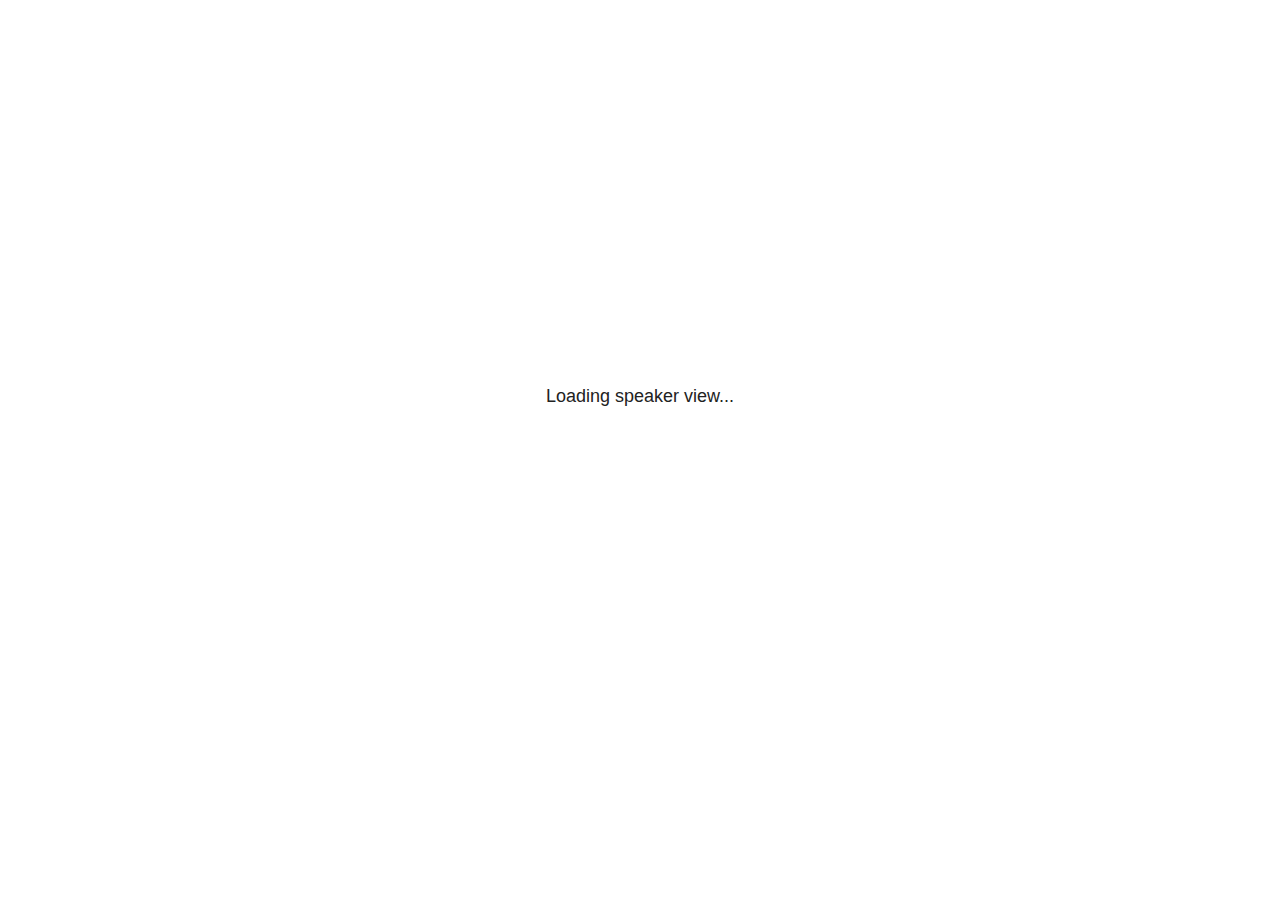
<file: docs/site_libs/revealjs/plugin/notes/speaker-view.html>
<!--
	NOTE: You need to build the notes plugin after making changes to this file.
-->
<html lang="en">
	<head>
		<meta charset="utf-8">

		<title>reveal.js - Speaker View</title>

		<style>
			body {
				font-family: Helvetica;
				font-size: 18px;
			}

			#current-slide,
			#upcoming-slide,
			#speaker-controls {
				padding: 6px;
				box-sizing: border-box;
				-moz-box-sizing: border-box;
			}

			#current-slide iframe,
			#upcoming-slide iframe {
				width: 100%;
				height: 100%;
				border: 1px solid #ddd;
			}

			#current-slide .label,
			#upcoming-slide .label {
				position: absolute;
				top: 10px;
				left: 10px;
				z-index: 2;
			}

			#connection-status {
				position: absolute;
				top: 0;
				left: 0;
				width: 100%;
				height: 100%;
				z-index: 20;
				padding: 30% 20% 20% 20%;
				font-size: 18px;
				color: #222;
				background: #fff;
				text-align: center;
				box-sizing: border-box;
				line-height: 1.4;
			}

			.overlay-element {
				height: 34px;
				line-height: 34px;
				padding: 0 10px;
				text-shadow: none;
				background: rgba( 220, 220, 220, 0.8 );
				color: #222;
				font-size: 14px;
			}

			.overlay-element.interactive:hover {
				background: rgba( 220, 220, 220, 1 );
			}

			#current-slide {
				position: absolute;
				width: 60%;
				height: 100%;
				top: 0;
				left: 0;
				padding-right: 0;
			}

			#upcoming-slide {
				position: absolute;
				width: 40%;
				height: 40%;
				right: 0;
				top: 0;
			}

			/* Speaker controls */
			#speaker-controls {
				position: absolute;
				top: 40%;
				right: 0;
				width: 40%;
				height: 60%;
				overflow: auto;
				font-size: 18px;
			}

				.speaker-controls-time.hidden,
				.speaker-controls-notes.hidden {
					display: none;
				}

				.speaker-controls-time .label,
				.speaker-controls-pace .label,
				.speaker-controls-notes .label {
					text-transform: uppercase;
					font-weight: normal;
					font-size: 0.66em;
					color: #666;
					margin: 0;
				}

				.speaker-controls-time, .speaker-controls-pace {
					border-bottom: 1px solid rgba( 200, 200, 200, 0.5 );
					margin-bottom: 10px;
					padding: 10px 16px;
					padding-bottom: 20px;
					cursor: pointer;
				}

				.speaker-controls-time .reset-button {
					opacity: 0;
					float: right;
					color: #666;
					text-decoration: none;
				}
				.speaker-controls-time:hover .reset-button {
					opacity: 1;
				}

				.speaker-controls-time .timer,
				.speaker-controls-time .clock {
					width: 50%;
				}

				.speaker-controls-time .timer,
				.speaker-controls-time .clock,
				.speaker-controls-time .pacing .hours-value,
				.speaker-controls-time .pacing .minutes-value,
				.speaker-controls-time .pacing .seconds-value {
					font-size: 1.9em;
				}

				.speaker-controls-time .timer {
					float: left;
				}

				.speaker-controls-time .clock {
					float: right;
					text-align: right;
				}

				.speaker-controls-time span.mute {
					opacity: 0.3;
				}

				.speaker-controls-time .pacing-title {
					margin-top: 5px;
				}

				.speaker-controls-time .pacing.ahead {
					color: blue;
				}

				.speaker-controls-time .pacing.on-track {
					color: green;
				}

				.speaker-controls-time .pacing.behind {
					color: red;
				}

				.speaker-controls-notes {
					padding: 10px 16px;
				}

				.speaker-controls-notes .value {
					margin-top: 5px;
					line-height: 1.4;
					font-size: 1.2em;
				}

			/* Layout selector */
			#speaker-layout {
				position: absolute;
				top: 10px;
				right: 10px;
				color: #222;
				z-index: 10;
			}
				#speaker-layout select {
					position: absolute;
					width: 100%;
					height: 100%;
					top: 0;
					left: 0;
					border: 0;
					box-shadow: 0;
					cursor: pointer;
					opacity: 0;

					font-size: 1em;
					background-color: transparent;

					-moz-appearance: none;
					-webkit-appearance: none;
					-webkit-tap-highlight-color: rgba(0, 0, 0, 0);
				}

				#speaker-layout select:focus {
					outline: none;
					box-shadow: none;
				}

			.clear {
				clear: both;
			}

			/* Speaker layout: Wide */
			body[data-speaker-layout="wide"] #current-slide,
			body[data-speaker-layout="wide"] #upcoming-slide {
				width: 50%;
				height: 45%;
				padding: 6px;
			}

			body[data-speaker-layout="wide"] #current-slide {
				top: 0;
				left: 0;
			}

			body[data-speaker-layout="wide"] #upcoming-slide {
				top: 0;
				left: 50%;
			}

			body[data-speaker-layout="wide"] #speaker-controls {
				top: 45%;
				left: 0;
				width: 100%;
				height: 50%;
				font-size: 1.25em;
			}

			/* Speaker layout: Tall */
			body[data-speaker-layout="tall"] #current-slide,
			body[data-speaker-layout="tall"] #upcoming-slide {
				width: 45%;
				height: 50%;
				padding: 6px;
			}

			body[data-speaker-layout="tall"] #current-slide {
				top: 0;
				left: 0;
			}

			body[data-speaker-layout="tall"] #upcoming-slide {
				top: 50%;
				left: 0;
			}

			body[data-speaker-layout="tall"] #speaker-controls {
				padding-top: 40px;
				top: 0;
				left: 45%;
				width: 55%;
				height: 100%;
				font-size: 1.25em;
			}

			/* Speaker layout: Notes only */
			body[data-speaker-layout="notes-only"] #current-slide,
			body[data-speaker-layout="notes-only"] #upcoming-slide {
				display: none;
			}

			body[data-speaker-layout="notes-only"] #speaker-controls {
				padding-top: 40px;
				top: 0;
				left: 0;
				width: 100%;
				height: 100%;
				font-size: 1.25em;
			}

			@media screen and (max-width: 1080px) {
				body[data-speaker-layout="default"] #speaker-controls {
					font-size: 16px;
				}
			}

			@media screen and (max-width: 900px) {
				body[data-speaker-layout="default"] #speaker-controls {
					font-size: 14px;
				}
			}

			@media screen and (max-width: 800px) {
				body[data-speaker-layout="default"] #speaker-controls {
					font-size: 12px;
				}
			}

		</style>
	</head>

	<body>

		<div id="connection-status">Loading speaker view...</div>

		<div id="current-slide"></div>
		<div id="upcoming-slide"><span class="overlay-element label">Upcoming</span></div>
		<div id="speaker-controls">
			<div class="speaker-controls-time">
				<h4 class="label">Time <span class="reset-button">Click to Reset</span></h4>
				<div class="clock">
					<span class="clock-value">0:00 AM</span>
				</div>
				<div class="timer">
					<span class="hours-value">00</span><span class="minutes-value">:00</span><span class="seconds-value">:00</span>
				</div>
				<div class="clear"></div>

				<h4 class="label pacing-title" style="display: none">Pacing – Time to finish current slide</h4>
				<div class="pacing" style="display: none">
					<span class="hours-value">00</span><span class="minutes-value">:00</span><span class="seconds-value">:00</span>
				</div>
			</div>

			<div class="speaker-controls-notes hidden">
				<h4 class="label">Notes</h4>
				<div class="value"></div>
			</div>
		</div>
		<div id="speaker-layout" class="overlay-element interactive">
			<span class="speaker-layout-label"></span>
			<select class="speaker-layout-dropdown"></select>
		</div>

		<script>

			(function() {

				var notes,
					notesValue,
					currentState,
					currentSlide,
					upcomingSlide,
					layoutLabel,
					layoutDropdown,
					pendingCalls = {},
					lastRevealApiCallId = 0,
					connected = false,
					whitelistedWindows = [window.opener];

				var SPEAKER_LAYOUTS = {
					'default': 'Default',
					'wide': 'Wide',
					'tall': 'Tall',
					'notes-only': 'Notes only'
				};

				setupLayout();

				var connectionStatus = document.querySelector( '#connection-status' );
				var connectionTimeout = setTimeout( function() {
					connectionStatus.innerHTML = 'Error connecting to main window.<br>Please try closing and reopening the speaker view.';
				}, 5000 );
;
				window.addEventListener( 'message', function( event ) {

					// Validate the origin of this message to prevent XSS
					if( window.location.origin !== event.origin && whitelistedWindows.indexOf( event.source ) === -1 ) {
						return;
					}

					clearTimeout( connectionTimeout );
					connectionStatus.style.display = 'none';

					var data = JSON.parse( event.data );

					// The overview mode is only useful to the reveal.js instance
					// where navigation occurs so we don't sync it
					if( data.state ) delete data.state.overview;

					// Messages sent by the notes plugin inside of the main window
					if( data && data.namespace === 'reveal-notes' ) {
						if( data.type === 'connect' ) {
							handleConnectMessage( data );
						}
						else if( data.type === 'state' ) {
							handleStateMessage( data );
						}
						else if( data.type === 'return' ) {
							pendingCalls[data.callId](data.result);
							delete pendingCalls[data.callId];
						}
					}
					// Messages sent by the reveal.js inside of the current slide preview
					else if( data && data.namespace === 'reveal' ) {
						if( /ready/.test( data.eventName ) ) {
							// Send a message back to notify that the handshake is complete
							window.opener.postMessage( JSON.stringify({ namespace: 'reveal-notes', type: 'connected'} ), '*' );
						}
						else if( /slidechanged|fragmentshown|fragmenthidden|paused|resumed/.test( data.eventName ) && currentState !== JSON.stringify( data.state ) ) {

							dispatchStateToMainWindow( data.state );

						}
					}

				} );

				/**
				 * Updates the presentation in the main window to match the state
				 * of the presentation in the notes window.
				 */
				const dispatchStateToMainWindow = debounce(( state ) => {
					window.opener.postMessage( JSON.stringify({ method: 'setState', args: [ state ]} ), '*' );
				}, 500);

				/**
				 * Asynchronously calls the Reveal.js API of the main frame.
				 */
				function callRevealApi( methodName, methodArguments, callback ) {

					var callId = ++lastRevealApiCallId;
					pendingCalls[callId] = callback;
					window.opener.postMessage( JSON.stringify( {
						namespace: 'reveal-notes',
						type: 'call',
						callId: callId,
						methodName: methodName,
						arguments: methodArguments
					} ), '*' );

				}

				/**
				 * Called when the main window is trying to establish a
				 * connection.
				 */
				function handleConnectMessage( data ) {

					if( connected === false ) {
						connected = true;

						setupIframes( data );
						setupKeyboard();
						setupNotes();
						setupTimer();
						setupHeartbeat();
					}

				}

				/**
				 * Called when the main window sends an updated state.
				 */
				function handleStateMessage( data ) {

					// Store the most recently set state to avoid circular loops
					// applying the same state
					currentState = JSON.stringify( data.state );

					// No need for updating the notes in case of fragment changes
					if ( data.notes ) {
						notes.classList.remove( 'hidden' );
						notesValue.style.whiteSpace = data.whitespace;
						if( data.markdown ) {
							notesValue.innerHTML = marked( data.notes );
						}
						else {
							notesValue.innerHTML = data.notes;
						}
					}
					else {
						notes.classList.add( 'hidden' );
					}

					// Update the note slides
					currentSlide.contentWindow.postMessage( JSON.stringify({ method: 'setState', args: [ data.state ] }), '*' );
					upcomingSlide.contentWindow.postMessage( JSON.stringify({ method: 'setState', args: [ data.state ] }), '*' );
					upcomingSlide.contentWindow.postMessage( JSON.stringify({ method: 'next' }), '*' );

				}

				// Limit to max one state update per X ms
				handleStateMessage = debounce( handleStateMessage, 200 );

				/**
				 * Forward keyboard events to the current slide window.
				 * This enables keyboard events to work even if focus
				 * isn't set on the current slide iframe.
				 *
				 * Block F5 default handling, it reloads and disconnects
				 * the speaker notes window.
				 */
				function setupKeyboard() {

					document.addEventListener( 'keydown', function( event ) {
						if( event.keyCode === 116 || ( event.metaKey && event.keyCode === 82 ) ) {
							event.preventDefault();
							return false;
						}
						currentSlide.contentWindow.postMessage( JSON.stringify({ method: 'triggerKey', args: [ event.keyCode ] }), '*' );
					} );

				}

				/**
				 * Creates the preview iframes.
				 */
				function setupIframes( data ) {

					var params = [
						'receiver',
						'progress=false',
						'history=false',
						'transition=none',
						'autoSlide=0',
						'backgroundTransition=none'
					].join( '&' );

					var urlSeparator = /\?/.test(data.url) ? '&' : '?';
					var hash = '#/' + data.state.indexh + '/' + data.state.indexv;
					var currentURL = data.url + urlSeparator + params + '&postMessageEvents=true' + hash;
					var upcomingURL = data.url + urlSeparator + params + '&controls=false' + hash;

					currentSlide = document.createElement( 'iframe' );
					currentSlide.setAttribute( 'width', 1280 );
					currentSlide.setAttribute( 'height', 1024 );
					currentSlide.setAttribute( 'src', currentURL );
					document.querySelector( '#current-slide' ).appendChild( currentSlide );

					upcomingSlide = document.createElement( 'iframe' );
					upcomingSlide.setAttribute( 'width', 640 );
					upcomingSlide.setAttribute( 'height', 512 );
					upcomingSlide.setAttribute( 'src', upcomingURL );
					document.querySelector( '#upcoming-slide' ).appendChild( upcomingSlide );

					whitelistedWindows.push( currentSlide.contentWindow, upcomingSlide.contentWindow );

				}

				/**
				 * Setup the notes UI.
				 */
				function setupNotes() {

					notes = document.querySelector( '.speaker-controls-notes' );
					notesValue = document.querySelector( '.speaker-controls-notes .value' );

				}

				/**
				 * We send out a heartbeat at all times to ensure we can
				 * reconnect with the main presentation window after reloads.
				 */
				function setupHeartbeat() {

					setInterval( () => {
						window.opener.postMessage( JSON.stringify({ namespace: 'reveal-notes', type: 'heartbeat'} ), '*' );
					}, 1000 );

				}

				function getTimings( callback ) {

					callRevealApi( 'getSlidesAttributes', [], function ( slideAttributes ) {
						callRevealApi( 'getConfig', [], function ( config ) {
							var totalTime = config.totalTime;
							var minTimePerSlide = config.minimumTimePerSlide || 0;
							var defaultTiming = config.defaultTiming;
							if ((defaultTiming == null) && (totalTime == null)) {
								callback(null);
								return;
							}
							// Setting totalTime overrides defaultTiming
							if (totalTime) {
								defaultTiming = 0;
							}
							var timings = [];
							for ( var i in slideAttributes ) {
								var slide = slideAttributes[ i ];
								var timing = defaultTiming;
								if( slide.hasOwnProperty( 'data-timing' )) {
									var t = slide[ 'data-timing' ];
									timing = parseInt(t);
									if( isNaN(timing) ) {
										console.warn("Could not parse timing '" + t + "' of slide " + i + "; using default of " + defaultTiming);
										timing = defaultTiming;
									}
								}
								timings.push(timing);
							}
							if ( totalTime ) {
								// After we've allocated time to individual slides, we summarize it and
								// subtract it from the total time
								var remainingTime = totalTime - timings.reduce( function(a, b) { return a + b; }, 0 );
								// The remaining time is divided by the number of slides that have 0 seconds
								// allocated at the moment, giving the average time-per-slide on the remaining slides
								var remainingSlides = (timings.filter( function(x) { return x == 0 }) ).length
								var timePerSlide = Math.round( remainingTime / remainingSlides, 0 )
								// And now we replace every zero-value timing with that average
								timings = timings.map( function(x) { return (x==0 ? timePerSlide : x) } );
							}
							var slidesUnderMinimum = timings.filter( function(x) { return (x < minTimePerSlide) } ).length
							if ( slidesUnderMinimum ) {
								message = "The pacing time for " + slidesUnderMinimum + " slide(s) is under the configured minimum of " + minTimePerSlide + " seconds. Check the data-timing attribute on individual slides, or consider increasing the totalTime or minimumTimePerSlide configuration options (or removing some slides).";
								alert(message);
							}
							callback( timings );
						} );
					} );

				}

				/**
				 * Return the number of seconds allocated for presenting
				 * all slides up to and including this one.
				 */
				function getTimeAllocated( timings, callback ) {

					callRevealApi( 'getSlidePastCount', [], function ( currentSlide ) {
						var allocated = 0;
						for (var i in timings.slice(0, currentSlide + 1)) {
							allocated += timings[i];
						}
						callback( allocated );
					} );

				}

				/**
				 * Create the timer and clock and start updating them
				 * at an interval.
				 */
				function setupTimer() {

					var start = new Date(),
					timeEl = document.querySelector( '.speaker-controls-time' ),
					clockEl = timeEl.querySelector( '.clock-value' ),
					hoursEl = timeEl.querySelector( '.hours-value' ),
					minutesEl = timeEl.querySelector( '.minutes-value' ),
					secondsEl = timeEl.querySelector( '.seconds-value' ),
					pacingTitleEl = timeEl.querySelector( '.pacing-title' ),
					pacingEl = timeEl.querySelector( '.pacing' ),
					pacingHoursEl = pacingEl.querySelector( '.hours-value' ),
					pacingMinutesEl = pacingEl.querySelector( '.minutes-value' ),
					pacingSecondsEl = pacingEl.querySelector( '.seconds-value' );

					var timings = null;
					getTimings( function ( _timings ) {

						timings = _timings;
						if (_timings !== null) {
							pacingTitleEl.style.removeProperty('display');
							pacingEl.style.removeProperty('display');
						}

						// Update once directly
						_updateTimer();

						// Then update every second
						setInterval( _updateTimer, 1000 );

					} );


					function _resetTimer() {

						if (timings == null) {
							start = new Date();
							_updateTimer();
						}
						else {
							// Reset timer to beginning of current slide
							getTimeAllocated( timings, function ( slideEndTimingSeconds ) {
								var slideEndTiming = slideEndTimingSeconds * 1000;
								callRevealApi( 'getSlidePastCount', [], function ( currentSlide ) {
									var currentSlideTiming = timings[currentSlide] * 1000;
									var previousSlidesTiming = slideEndTiming - currentSlideTiming;
									var now = new Date();
									start = new Date(now.getTime() - previousSlidesTiming);
									_updateTimer();
								} );
							} );
						}

					}

					timeEl.addEventListener( 'click', function() {
						_resetTimer();
						return false;
					} );

					function _displayTime( hrEl, minEl, secEl, time) {

						var sign = Math.sign(time) == -1 ? "-" : "";
						time = Math.abs(Math.round(time / 1000));
						var seconds = time % 60;
						var minutes = Math.floor( time / 60 ) % 60 ;
						var hours = Math.floor( time / ( 60 * 60 )) ;
						hrEl.innerHTML = sign + zeroPadInteger( hours );
						if (hours == 0) {
							hrEl.classList.add( 'mute' );
						}
						else {
							hrEl.classList.remove( 'mute' );
						}
						minEl.innerHTML = ':' + zeroPadInteger( minutes );
						if (hours == 0 && minutes == 0) {
							minEl.classList.add( 'mute' );
						}
						else {
							minEl.classList.remove( 'mute' );
						}
						secEl.innerHTML = ':' + zeroPadInteger( seconds );
					}

					function _updateTimer() {

						var diff, hours, minutes, seconds,
						now = new Date();

						diff = now.getTime() - start.getTime();

						clockEl.innerHTML = now.toLocaleTimeString( 'en-US', { hour12: true, hour: '2-digit', minute:'2-digit' } );
						_displayTime( hoursEl, minutesEl, secondsEl, diff );
						if (timings !== null) {
							_updatePacing(diff);
						}

					}

					function _updatePacing(diff) {

						getTimeAllocated( timings, function ( slideEndTimingSeconds ) {
							var slideEndTiming = slideEndTimingSeconds * 1000;

							callRevealApi( 'getSlidePastCount', [], function ( currentSlide ) {
								var currentSlideTiming = timings[currentSlide] * 1000;
								var timeLeftCurrentSlide = slideEndTiming - diff;
								if (timeLeftCurrentSlide < 0) {
									pacingEl.className = 'pacing behind';
								}
								else if (timeLeftCurrentSlide < currentSlideTiming) {
									pacingEl.className = 'pacing on-track';
								}
								else {
									pacingEl.className = 'pacing ahead';
								}
								_displayTime( pacingHoursEl, pacingMinutesEl, pacingSecondsEl, timeLeftCurrentSlide );
							} );
						} );
					}

				}

				/**
				 * Sets up the speaker view layout and layout selector.
				 */
				function setupLayout() {

					layoutDropdown = document.querySelector( '.speaker-layout-dropdown' );
					layoutLabel = document.querySelector( '.speaker-layout-label' );

					// Render the list of available layouts
					for( var id in SPEAKER_LAYOUTS ) {
						var option = document.createElement( 'option' );
						option.setAttribute( 'value', id );
						option.textContent = SPEAKER_LAYOUTS[ id ];
						layoutDropdown.appendChild( option );
					}

					// Monitor the dropdown for changes
					layoutDropdown.addEventListener( 'change', function( event ) {

						setLayout( layoutDropdown.value );

					}, false );

					// Restore any currently persisted layout
					setLayout( getLayout() );

				}

				/**
				 * Sets a new speaker view layout. The layout is persisted
				 * in local storage.
				 */
				function setLayout( value ) {

					var title = SPEAKER_LAYOUTS[ value ];

					layoutLabel.innerHTML = 'Layout' + ( title ? ( ': ' + title ) : '' );
					layoutDropdown.value = value;

					document.body.setAttribute( 'data-speaker-layout', value );

					// Persist locally
					if( supportsLocalStorage() ) {
						window.localStorage.setItem( 'reveal-speaker-layout', value );
					}

				}

				/**
				 * Returns the ID of the most recently set speaker layout
				 * or our default layout if none has been set.
				 */
				function getLayout() {

					if( supportsLocalStorage() ) {
						var layout = window.localStorage.getItem( 'reveal-speaker-layout' );
						if( layout ) {
							return layout;
						}
					}

					// Default to the first record in the layouts hash
					for( var id in SPEAKER_LAYOUTS ) {
						return id;
					}

				}

				function supportsLocalStorage() {

					try {
						localStorage.setItem('test', 'test');
						localStorage.removeItem('test');
						return true;
					}
					catch( e ) {
						return false;
					}

				}

				function zeroPadInteger( num ) {

					var str = '00' + parseInt( num );
					return str.substring( str.length - 2 );

				}

				/**
				 * Limits the frequency at which a function can be called.
				 */
				function debounce( fn, ms ) {

					var lastTime = 0,
						timeout;

					return function() {

						var args = arguments;
						var context = this;

						clearTimeout( timeout );

						var timeSinceLastCall = Date.now() - lastTime;
						if( timeSinceLastCall > ms ) {
							fn.apply( context, args );
							lastTime = Date.now();
						}
						else {
							timeout = setTimeout( function() {
								fn.apply( context, args );
								lastTime = Date.now();
							}, ms - timeSinceLastCall );
						}

					}

				}

			})();

		</script>
	</body>
</html>
</file>
<file: docs/site_libs/quarto-html/tippy.css>
.tippy-box[data-animation=fade][data-state=hidden]{opacity:0}[data-tippy-root]{max-width:calc(100vw - 10px)}.tippy-box{position:relative;background-color:#333;color:#fff;border-radius:4px;font-size:14px;line-height:1.4;white-space:normal;outline:0;transition-property:transform,visibility,opacity}.tippy-box[data-placement^=top]>.tippy-arrow{bottom:0}.tippy-box[data-placement^=top]>.tippy-arrow:before{bottom:-7px;left:0;border-width:8px 8px 0;border-top-color:initial;transform-origin:center top}.tippy-box[data-placement^=bottom]>.tippy-arrow{top:0}.tippy-box[data-placement^=bottom]>.tippy-arrow:before{top:-7px;left:0;border-width:0 8px 8px;border-bottom-color:initial;transform-origin:center bottom}.tippy-box[data-placement^=left]>.tippy-arrow{right:0}.tippy-box[data-placement^=left]>.tippy-arrow:before{border-width:8px 0 8px 8px;border-left-color:initial;right:-7px;transform-origin:center left}.tippy-box[data-placement^=right]>.tippy-arrow{left:0}.tippy-box[data-placement^=right]>.tippy-arrow:before{left:-7px;border-width:8px 8px 8px 0;border-right-color:initial;transform-origin:center right}.tippy-box[data-inertia][data-state=visible]{transition-timing-function:cubic-bezier(.54,1.5,.38,1.11)}.tippy-arrow{width:16px;height:16px;color:#333}.tippy-arrow:before{content:"";position:absolute;border-color:transparent;border-style:solid}.tippy-content{position:relative;padding:5px 9px;z-index:1}
</file>
<file: docs/site_libs/quarto-html/quarto-syntax-highlighting.css>
/* quarto syntax highlight colors */
:root {
  --quarto-hl-ot-color: #d91e18;
  --quarto-hl-at-color: #a55a00;
  --quarto-hl-ss-color: #008000;
  --quarto-hl-an-color: #696969;
  --quarto-hl-fu-color: #06287e;
  --quarto-hl-st-color: #008000;
  --quarto-hl-cf-color: #d91e18;
  --quarto-hl-op-color: #00769e;
  --quarto-hl-er-color: #7928a1;
  --quarto-hl-bn-color: #7928a1;
  --quarto-hl-al-color: #7928a1;
  --quarto-hl-va-color: #a55a00;
  --quarto-hl-bu-color: inherit;
  --quarto-hl-ex-color: inherit;
  --quarto-hl-pp-color: #7928a1;
  --quarto-hl-in-color: #696969;
  --quarto-hl-vs-color: #008000;
  --quarto-hl-wa-color: #696969;
  --quarto-hl-do-color: #696969;
  --quarto-hl-im-color: inherit;
  --quarto-hl-ch-color: #008000;
  --quarto-hl-dt-color: #7928a1;
  --quarto-hl-fl-color: #a55a00;
  --quarto-hl-co-color: #696969;
  --quarto-hl-cv-color: #696969;
  --quarto-hl-cn-color: #d91e18;
  --quarto-hl-sc-color: #00769e;
  --quarto-hl-dv-color: #7928a1;
  --quarto-hl-kw-color: #d91e18;
}

/* other quarto variables */
:root {
  --quarto-font-monospace: SFMono-Regular, Menlo, Monaco, Consolas, "Liberation Mono", "Courier New", monospace;
}

pre > code.sourceCode > span {
  color: #545454;
}

code span {
  color: #545454;
}

code.sourceCode > span {
  color: #545454;
}

div.sourceCode,
div.sourceCode pre.sourceCode {
  color: #545454;
}

code span.ot {
  color: #d91e18;
  font-style: inherit;
}

code span.at {
  color: #a55a00;
  font-style: inherit;
}

code span.ss {
  color: #008000;
  font-style: inherit;
}

code span.an {
  color: #696969;
  font-style: inherit;
}

code span.fu {
  color: #06287e;
  font-style: inherit;
}

code span.st {
  color: #008000;
  font-style: inherit;
}

code span.cf {
  color: #d91e18;
  font-style: inherit;
}

code span.op {
  color: #00769e;
  font-style: inherit;
}

code span.er {
  color: #7928a1;
  font-style: inherit;
}

code span.bn {
  color: #7928a1;
  font-style: inherit;
}

code span.al {
  color: #7928a1;
  font-style: inherit;
}

code span.va {
  color: #a55a00;
  font-style: inherit;
}

code span.bu {
  font-style: inherit;
}

code span.ex {
  font-style: inherit;
}

code span.pp {
  color: #7928a1;
  font-style: inherit;
}

code span.in {
  color: #696969;
  font-style: inherit;
}

code span.vs {
  color: #008000;
  font-style: inherit;
}

code span.wa {
  color: #696969;
  font-style: italic;
}

code span.do {
  color: #696969;
  font-style: italic;
}

code span.im {
  font-style: inherit;
}

code span.ch {
  color: #008000;
  font-style: inherit;
}

code span.dt {
  color: #7928a1;
  font-style: inherit;
}

code span.fl {
  color: #a55a00;
  font-style: inherit;
}

code span.co {
  color: #696969;
  font-style: inherit;
}

code span.cv {
  color: #696969;
  font-style: italic;
}

code span.cn {
  color: #d91e18;
  font-style: inherit;
}

code span.sc {
  color: #00769e;
  font-style: inherit;
}

code span.dv {
  color: #7928a1;
  font-style: inherit;
}

code span.kw {
  color: #d91e18;
  font-style: inherit;
}

.prevent-inlining {
  content: "</";
}

/*# sourceMappingURL=debc5d5d77c3f9108843748ff7464032.css.map */
</file>
<file: docs/my_styles.css>
/* css styles */


/* justificar el texto */ 
p, ul, ol {
  text-align: justify; }    
  
  
.rojo {
  color: red;
}

.pink-background {
  background-color: pink;
}

.importante {
  color: red;
  background-color: yellow;
}
</file>
<file: docs/site_libs/lightable-0.0.1/lightable.css>
/*!
 * lightable v0.0.1
 * Copyright 2020 Hao Zhu
 * Licensed under MIT (https://github.com/haozhu233/kableExtra/blob/master/LICENSE)
 */

.lightable-minimal {
  border-collapse: separate;
  border-spacing: 16px 1px;
  width: 100%;
  margin-bottom: 10px;
}

.lightable-minimal td {
  margin-left: 5px;
  margin-right: 5px;
}

.lightable-minimal th {
  margin-left: 5px;
  margin-right: 5px;
}

.lightable-minimal thead tr:last-child th {
  border-bottom: 2px solid #00000050;
  empty-cells: hide;

}

.lightable-minimal tbody tr:first-child td {
  padding-top: 0.5em;
}

.lightable-minimal.lightable-hover tbody tr:hover {
  background-color: #f5f5f5;
}

.lightable-minimal.lightable-striped tbody tr:nth-child(even) {
  background-color: #f5f5f5;
}

.lightable-classic {
  border-top: 0.16em solid #111111;
  border-bottom: 0.16em solid #111111;
  width: 100%;
  margin-bottom: 10px;
  margin: 10px 5px;
}

.lightable-classic tfoot tr td {
  border: 0;
}

.lightable-classic tfoot tr:first-child td {
  border-top: 0.14em solid #111111;
}

.lightable-classic caption {
  color: #222222;
}

.lightable-classic td {
  padding-left: 5px;
  padding-right: 5px;
  color: #222222;
}

.lightable-classic th {
  padding-left: 5px;
  padding-right: 5px;
  font-weight: normal;
  color: #222222;
}

.lightable-classic thead tr:last-child th {
  border-bottom: 0.10em solid #111111;
}

.lightable-classic.lightable-hover tbody tr:hover {
  background-color: #F9EEC1;
}

.lightable-classic.lightable-striped tbody tr:nth-child(even) {
  background-color: #f5f5f5;
}

.lightable-classic-2 {
  border-top: 3px double #111111;
  border-bottom: 3px double #111111;
  width: 100%;
  margin-bottom: 10px;
}

.lightable-classic-2 tfoot tr td {
  border: 0;
}

.lightable-classic-2 tfoot tr:first-child td {
  border-top: 3px double #111111;
}

.lightable-classic-2 caption {
  color: #222222;
}

.lightable-classic-2 td {
  padding-left: 5px;
  padding-right: 5px;
  color: #222222;
}

.lightable-classic-2 th {
  padding-left: 5px;
  padding-right: 5px;
  font-weight: normal;
  color: #222222;
}

.lightable-classic-2 tbody tr:last-child td {
  border-bottom: 3px double #111111;
}

.lightable-classic-2 thead tr:last-child th {
  border-bottom: 1px solid #111111;
}

.lightable-classic-2.lightable-hover tbody tr:hover {
  background-color: #F9EEC1;
}

.lightable-classic-2.lightable-striped tbody tr:nth-child(even) {
  background-color: #f5f5f5;
}

.lightable-material {
  min-width: 100%;
  white-space: nowrap;
  table-layout: fixed;
  font-family: Roboto, sans-serif;
  border: 1px solid #EEE;
  border-collapse: collapse;
  margin-bottom: 10px;
}

.lightable-material tfoot tr td {
  border: 0;
}

.lightable-material tfoot tr:first-child td {
  border-top: 1px solid #EEE;
}

.lightable-material th {
  height: 56px;
  padding-left: 16px;
  padding-right: 16px;
}

.lightable-material td {
  height: 52px;
  padding-left: 16px;
  padding-right: 16px;
  border-top: 1px solid #eeeeee;
}

.lightable-material.lightable-hover tbody tr:hover {
  background-color: #f5f5f5;
}

.lightable-material.lightable-striped tbody tr:nth-child(even) {
  background-color: #f5f5f5;
}

.lightable-material.lightable-striped tbody td {
  border: 0;
}

.lightable-material.lightable-striped thead tr:last-child th {
  border-bottom: 1px solid #ddd;
}

.lightable-material-dark {
  min-width: 100%;
  white-space: nowrap;
  table-layout: fixed;
  font-family: Roboto, sans-serif;
  border: 1px solid #FFFFFF12;
  border-collapse: collapse;
  margin-bottom: 10px;
  background-color: #363640;
}

.lightable-material-dark tfoot tr td {
  border: 0;
}

.lightable-material-dark tfoot tr:first-child td {
  border-top: 1px solid #FFFFFF12;
}

.lightable-material-dark th {
  height: 56px;
  padding-left: 16px;
  padding-right: 16px;
  color: #FFFFFF60;
}

.lightable-material-dark td {
  height: 52px;
  padding-left: 16px;
  padding-right: 16px;
  color: #FFFFFF;
  border-top: 1px solid #FFFFFF12;
}

.lightable-material-dark.lightable-hover tbody tr:hover {
  background-color: #FFFFFF12;
}

.lightable-material-dark.lightable-striped tbody tr:nth-child(even) {
  background-color: #FFFFFF12;
}

.lightable-material-dark.lightable-striped tbody td {
  border: 0;
}

.lightable-material-dark.lightable-striped thead tr:last-child th {
  border-bottom: 1px solid #FFFFFF12;
}

.lightable-paper {
  width: 100%;
  margin-bottom: 10px;
  color: #444;
}

.lightable-paper tfoot tr td {
  border: 0;
}

.lightable-paper tfoot tr:first-child td {
  border-top: 1px solid #00000020;
}

.lightable-paper thead tr:last-child th {
  color: #666;
  vertical-align: bottom;
  border-bottom: 1px solid #00000020;
  line-height: 1.15em;
  padding: 10px 5px;
}

.lightable-paper td {
  vertical-align: middle;
  border-bottom: 1px solid #00000010;
  line-height: 1.15em;
  padding: 7px 5px;
}

.lightable-paper.lightable-hover tbody tr:hover {
  background-color: #F9EEC1;
}

.lightable-paper.lightable-striped tbody tr:nth-child(even) {
  background-color: #00000008;
}

.lightable-paper.lightable-striped tbody td {
  border: 0;
}
</file>
<file: docs/site_libs/plotly-htmlwidgets-css-2.11.1/plotly-htmlwidgets.css>
/*
just here so that plotly works
correctly with ioslides.
see https://github.com/ropensci/plotly/issues/463
*/

slide:not(.current) .plotly.html-widget{
  display: none;
}
</file>
<file: docs/site_libs/crosstalk-1.2.1/css/crosstalk.min.css>
.container-fluid.crosstalk-bscols{margin-left:-30px;margin-right:-30px;white-space:normal}body>.container-fluid.crosstalk-bscols{margin-left:auto;margin-right:auto}.crosstalk-input-checkboxgroup .crosstalk-options-group .crosstalk-options-column{display:inline-block;padding-right:12px;vertical-align:top}@media only screen and (max-width: 480px){.crosstalk-input-checkboxgroup .crosstalk-options-group .crosstalk-options-column{display:block;padding-right:inherit}}.crosstalk-input{margin-bottom:15px}.crosstalk-input .control-label{margin-bottom:0;vertical-align:middle}.crosstalk-input input[type="checkbox"]{margin:4px 0 0;margin-top:1px;line-height:normal}.crosstalk-input .checkbox{position:relative;display:block;margin-top:10px;margin-bottom:10px}.crosstalk-input .checkbox>label{padding-left:20px;margin-bottom:0;font-weight:400;cursor:pointer}.crosstalk-input .checkbox input[type="checkbox"],.crosstalk-input .checkbox-inline input[type="checkbox"]{position:absolute;margin-top:2px;margin-left:-20px}.crosstalk-input .checkbox+.checkbox{margin-top:-5px}.crosstalk-input .checkbox-inline{position:relative;display:inline-block;padding-left:20px;margin-bottom:0;font-weight:400;vertical-align:middle;cursor:pointer}.crosstalk-input .checkbox-inline+.checkbox-inline{margin-top:0;margin-left:10px}
</file>
